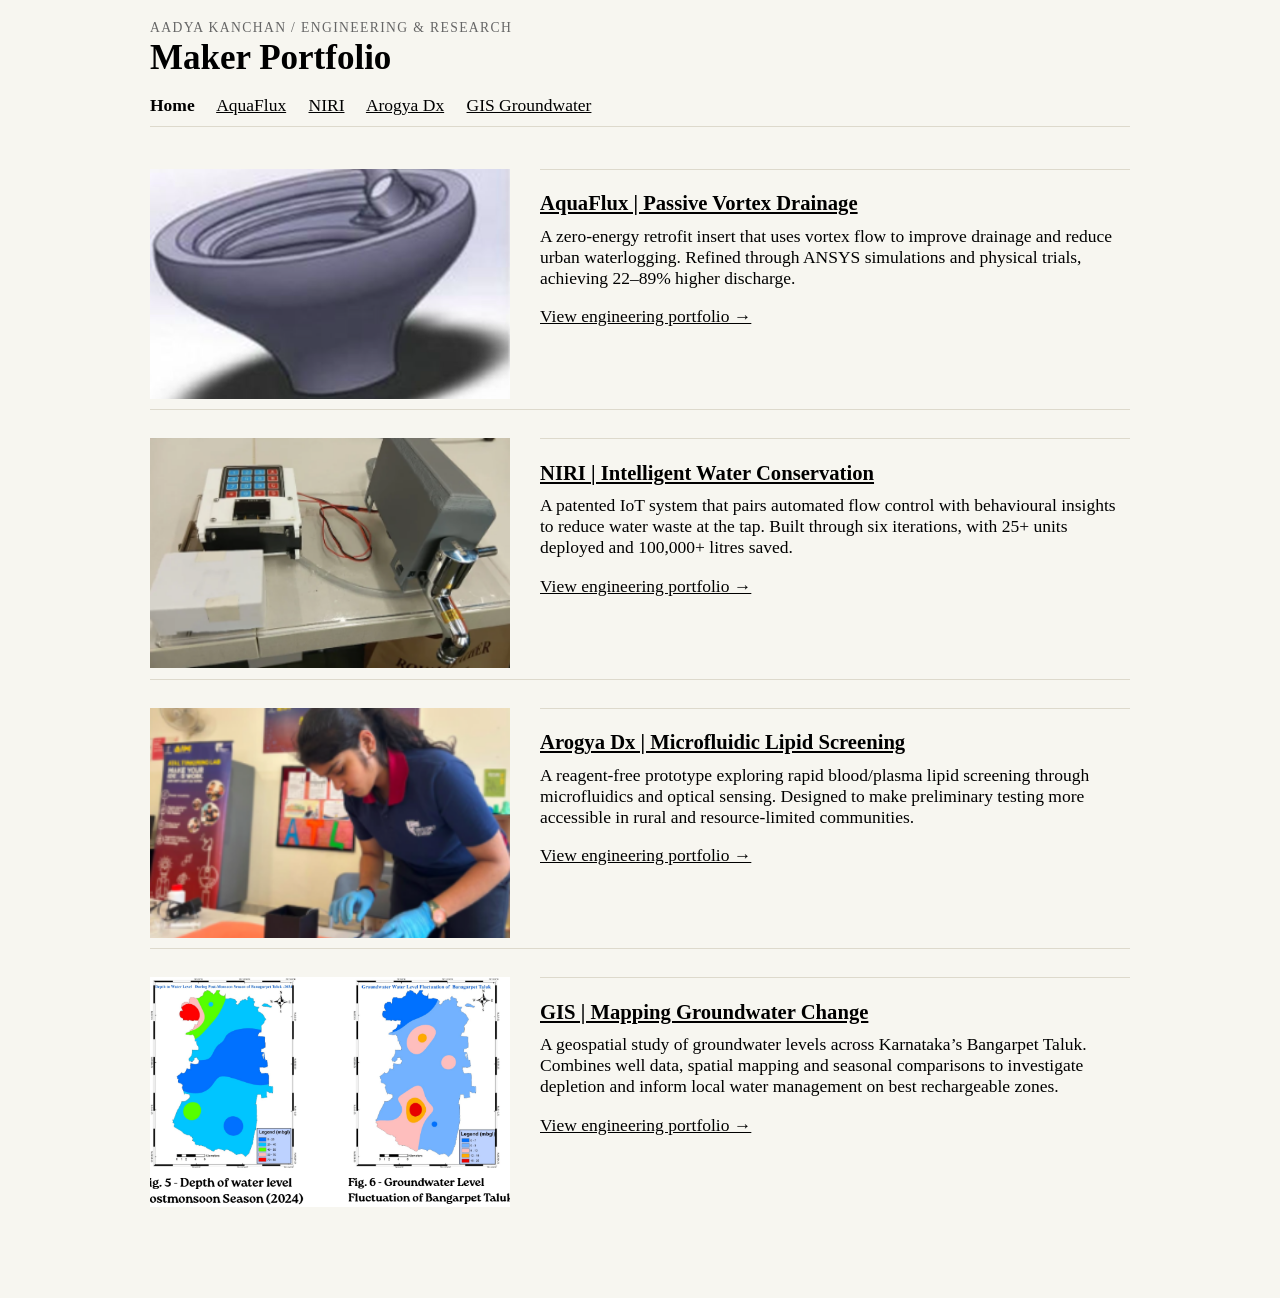
<file: index.html>
<!DOCTYPE html>
<html lang="en">
<head>
<meta charset="utf-8">
<meta name="robots" content="noindex, nofollow, noarchive, nosnippet, noimageindex">
<meta name="viewport" content="width=device-width, initial-scale=1">
<title>Aadya Kanchan &mdash; Maker Portfolio</title>
<link rel="stylesheet" href="paper.css?v=20261022i">
</head>
<body>
<div class="content">

<div class="header" id="top">
<p class="eyebrow">Aadya Kanchan / Engineering &amp; Research</p>
<h1>Maker Portfolio</h1>
</div>
<div class="tabs">
<a href="index.html" class="here">Home</a>
<a href="aquaflux.html">AquaFlux</a>
<a href="niri.html">NIRI</a>
<a href="arogya.html">Arogya Dx</a>
<a href="gis.html">GIS Groundwater</a>
</div>

<div class="card">
<div class="card-row">
<a class="card-pic" href="aquaflux.html"><img src="aquaflux/vortex-insert-cad.png" alt="CAD render of the AquaFlux layered vortex insert, a grooved cone with an outlet pipe"></a>
<div class="card-text">
<h2><a href="aquaflux.html">AquaFlux | Passive Vortex Drainage</a></h2>
<p>A zero-energy retrofit insert that uses vortex flow to improve drainage and reduce urban waterlogging. Refined through ANSYS simulations and physical trials, achieving 22&ndash;89% higher discharge.</p>
<p><a href="aquaflux.html">View engineering portfolio &rarr;</a></p>
</div>
</div>
</div>

<div class="card">
<div class="card-row">
<a class="card-pic" href="niri.html"><img src="niri/gear-valve-rig.png" alt="The NIRI device on a test bench: keypad, 3D-printed gears and the ball valve they turn"></a>
<div class="card-text">
<h2><a href="niri.html">NIRI | Intelligent Water Conservation</a></h2>
<p>A patented IoT system that pairs automated flow control with behavioural insights to reduce water waste at the tap. Built through six iterations, with 25+ units deployed and 100,000+ litres saved.</p>
<p><a href="niri.html">View engineering portfolio &rarr;</a></p>
</div>
</div>
</div>

<div class="card">
<div class="card-row">
<a class="card-pic" href="arogya.html"><img src="arogya/atl-lab-work.png" alt="Working on the device at the Atal Tinkering Lab bench"></a>
<div class="card-text">
<h2><a href="arogya.html">Arogya Dx | Microfluidic Lipid Screening</a></h2>
<p>A reagent-free prototype exploring rapid blood/plasma lipid screening through microfluidics and optical sensing. Designed to make preliminary testing more accessible in rural and resource-limited communities.</p>
<p><a href="arogya.html">View engineering portfolio &rarr;</a></p>
</div>
</div>
</div>

<div class="card">
<div class="card-row">
<a class="card-pic" href="gis.html"><img src="gis/water-level-maps.png" alt="Four interpolated maps of Bangarpet Taluk: depth of water level pre-monsoon 2024, depth post-monsoon 2024, groundwater level fluctuation, and fluctuation shown as rise and fall"></a>
<div class="card-text">
<h2><a href="gis.html">GIS | Mapping Groundwater Change</a></h2>
<p>A geospatial study of groundwater levels across Karnataka&rsquo;s Bangarpet Taluk. Combines well data, spatial mapping and seasonal comparisons to investigate depletion and inform local water management on best rechargeable zones.</p>
<p><a href="gis.html">View engineering portfolio &rarr;</a></p>
</div>
</div>
</div>

</div>
</body>
</html>
</file>
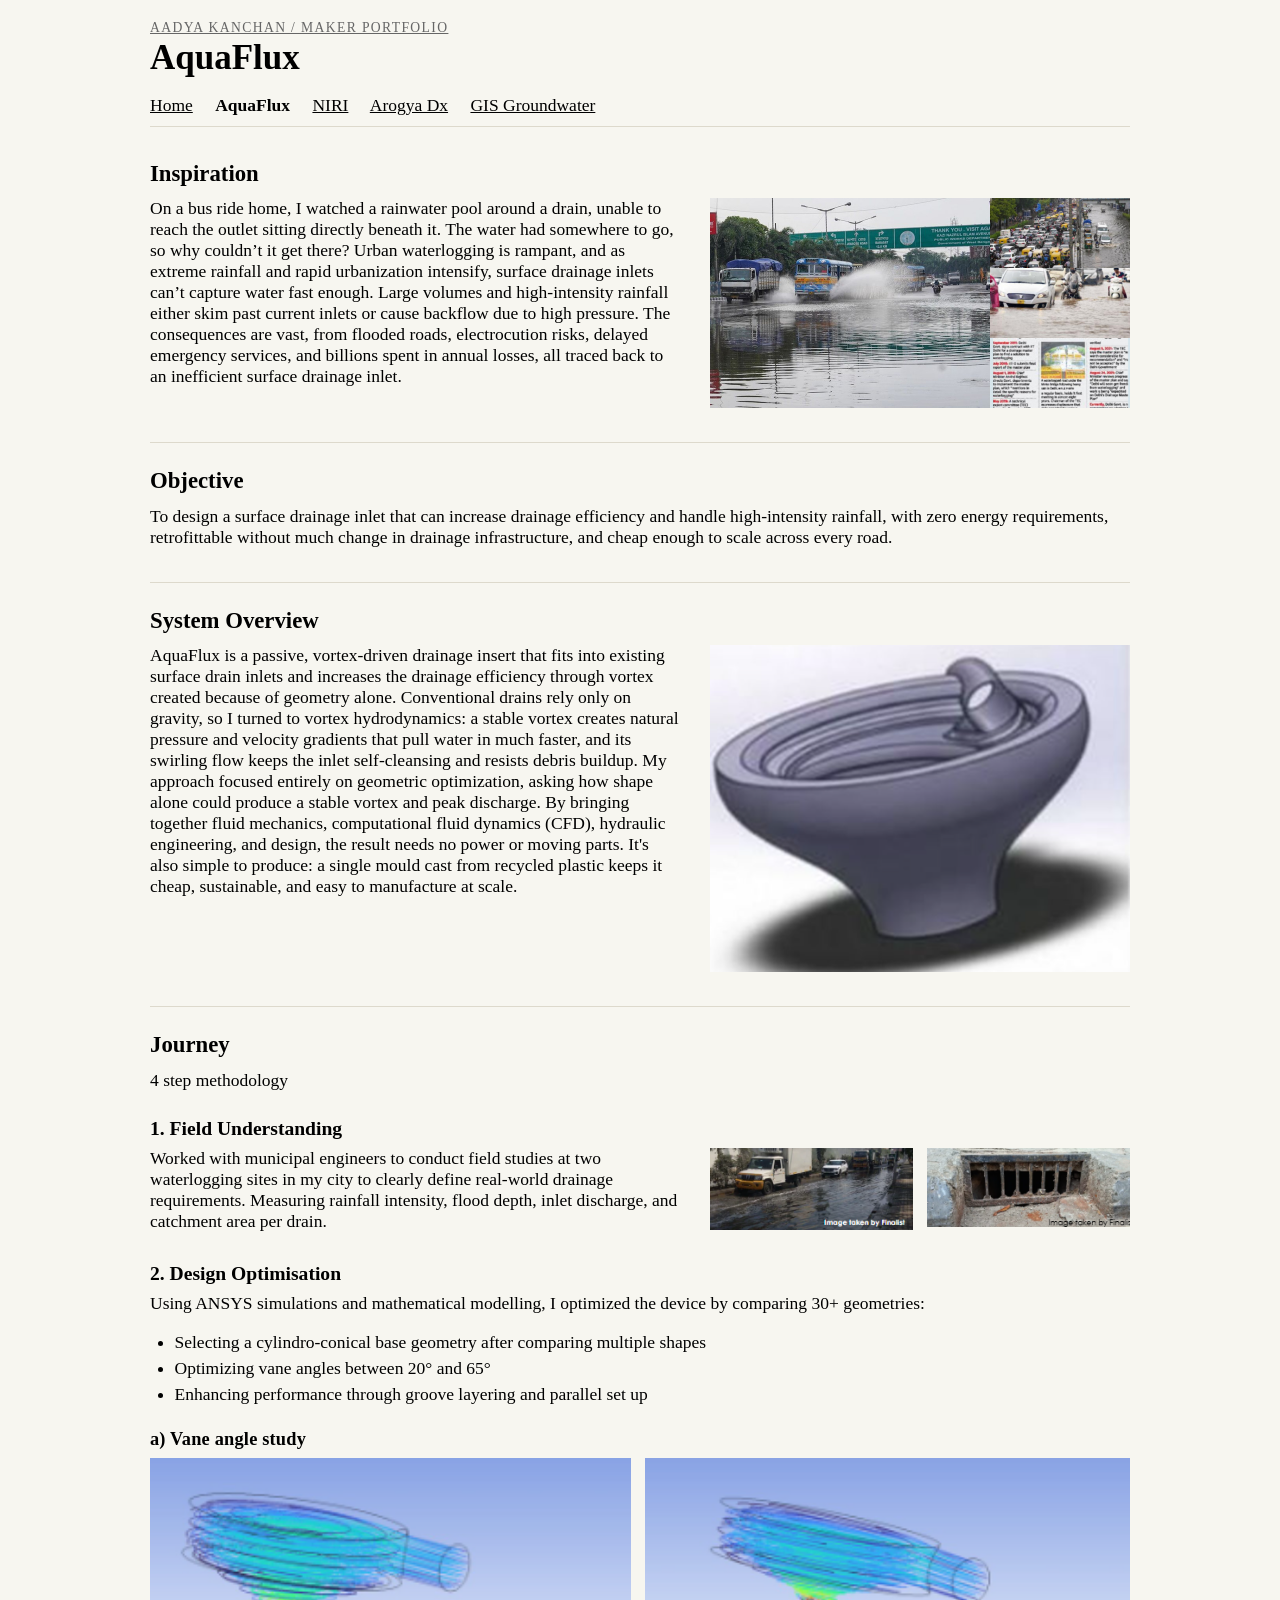
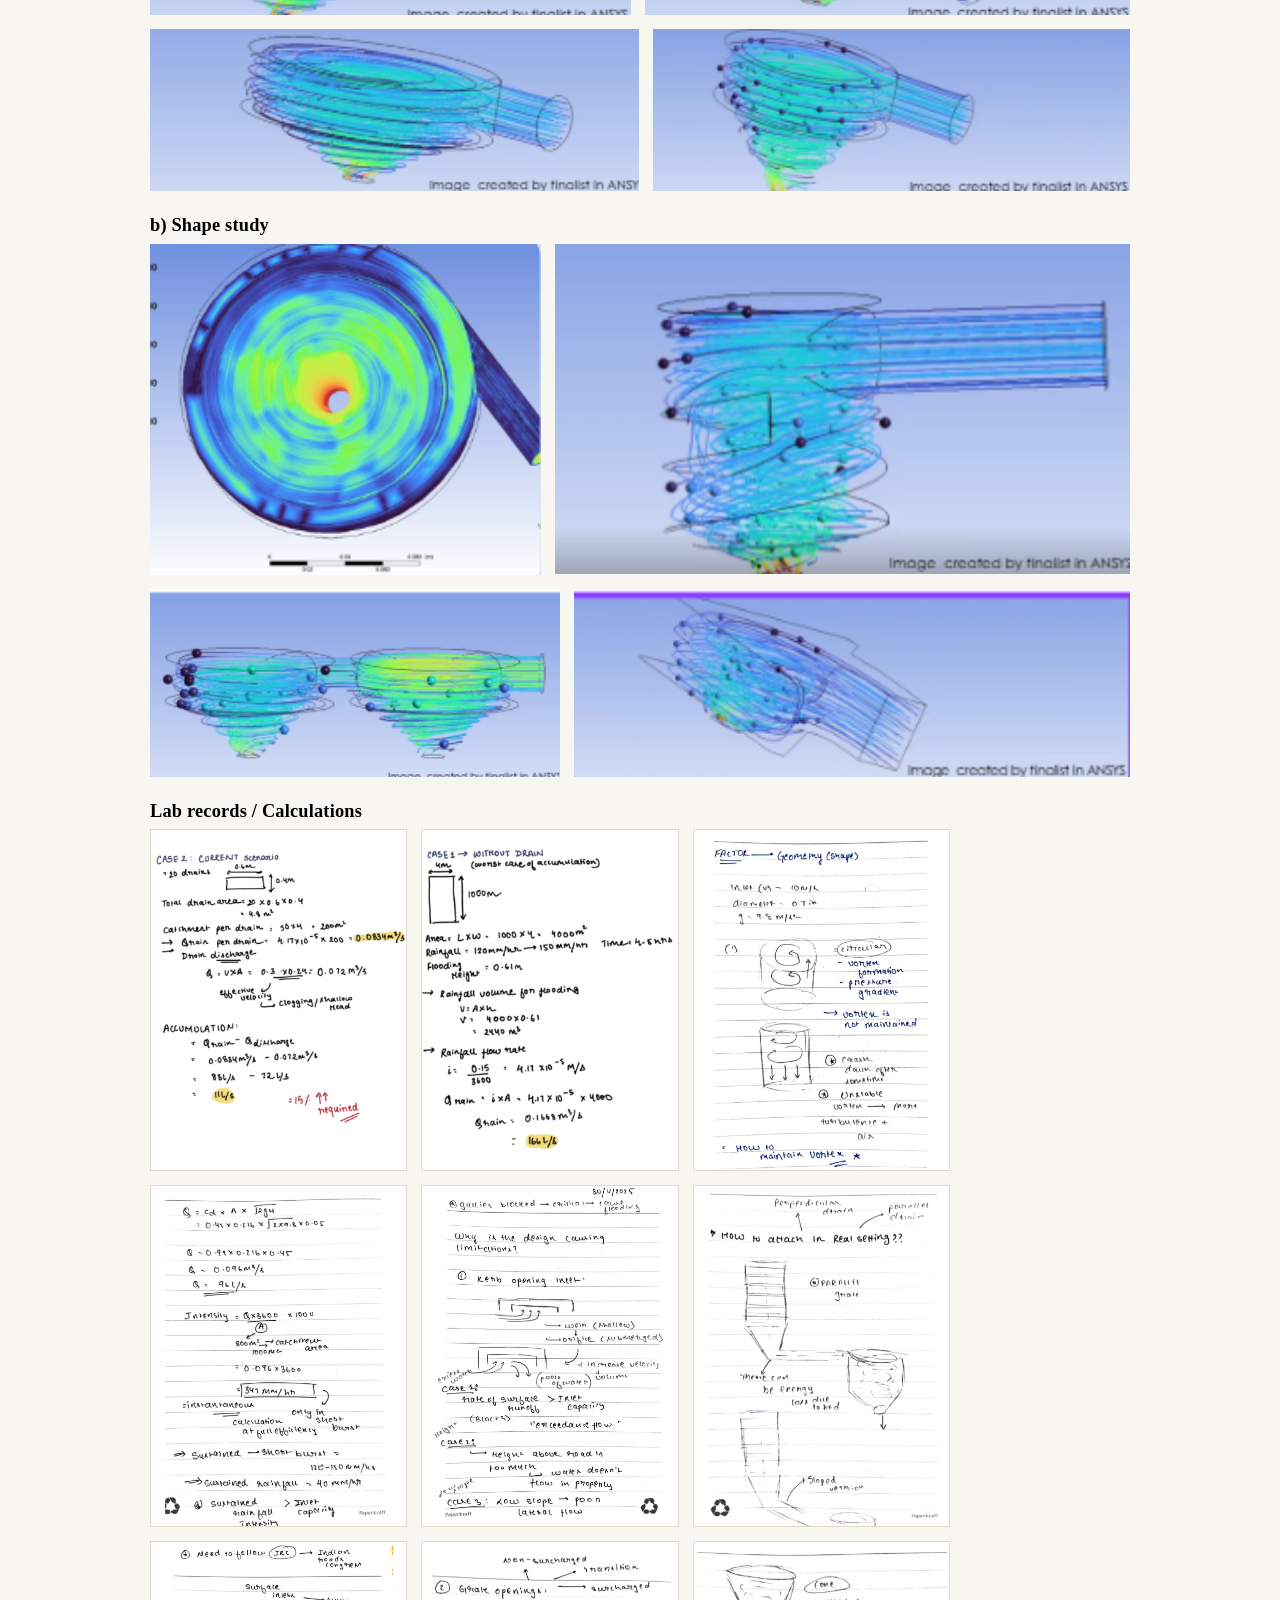
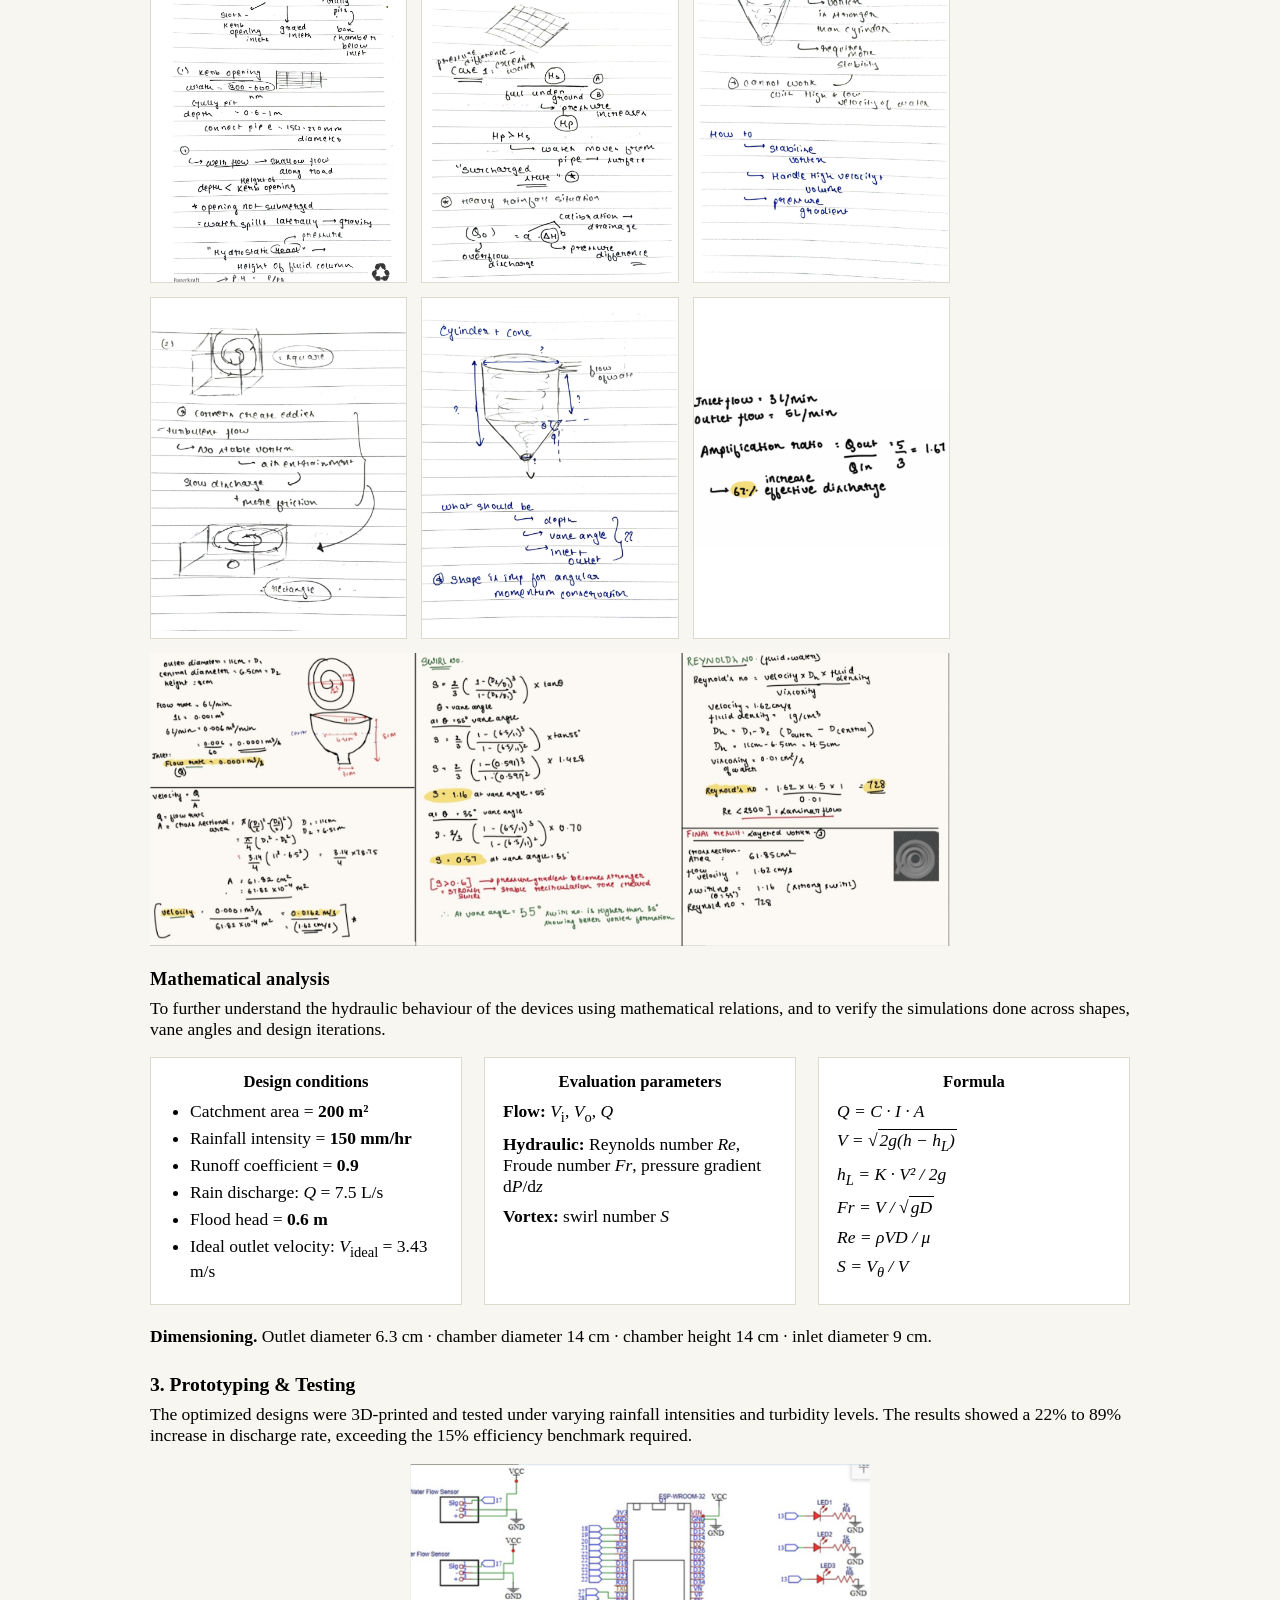
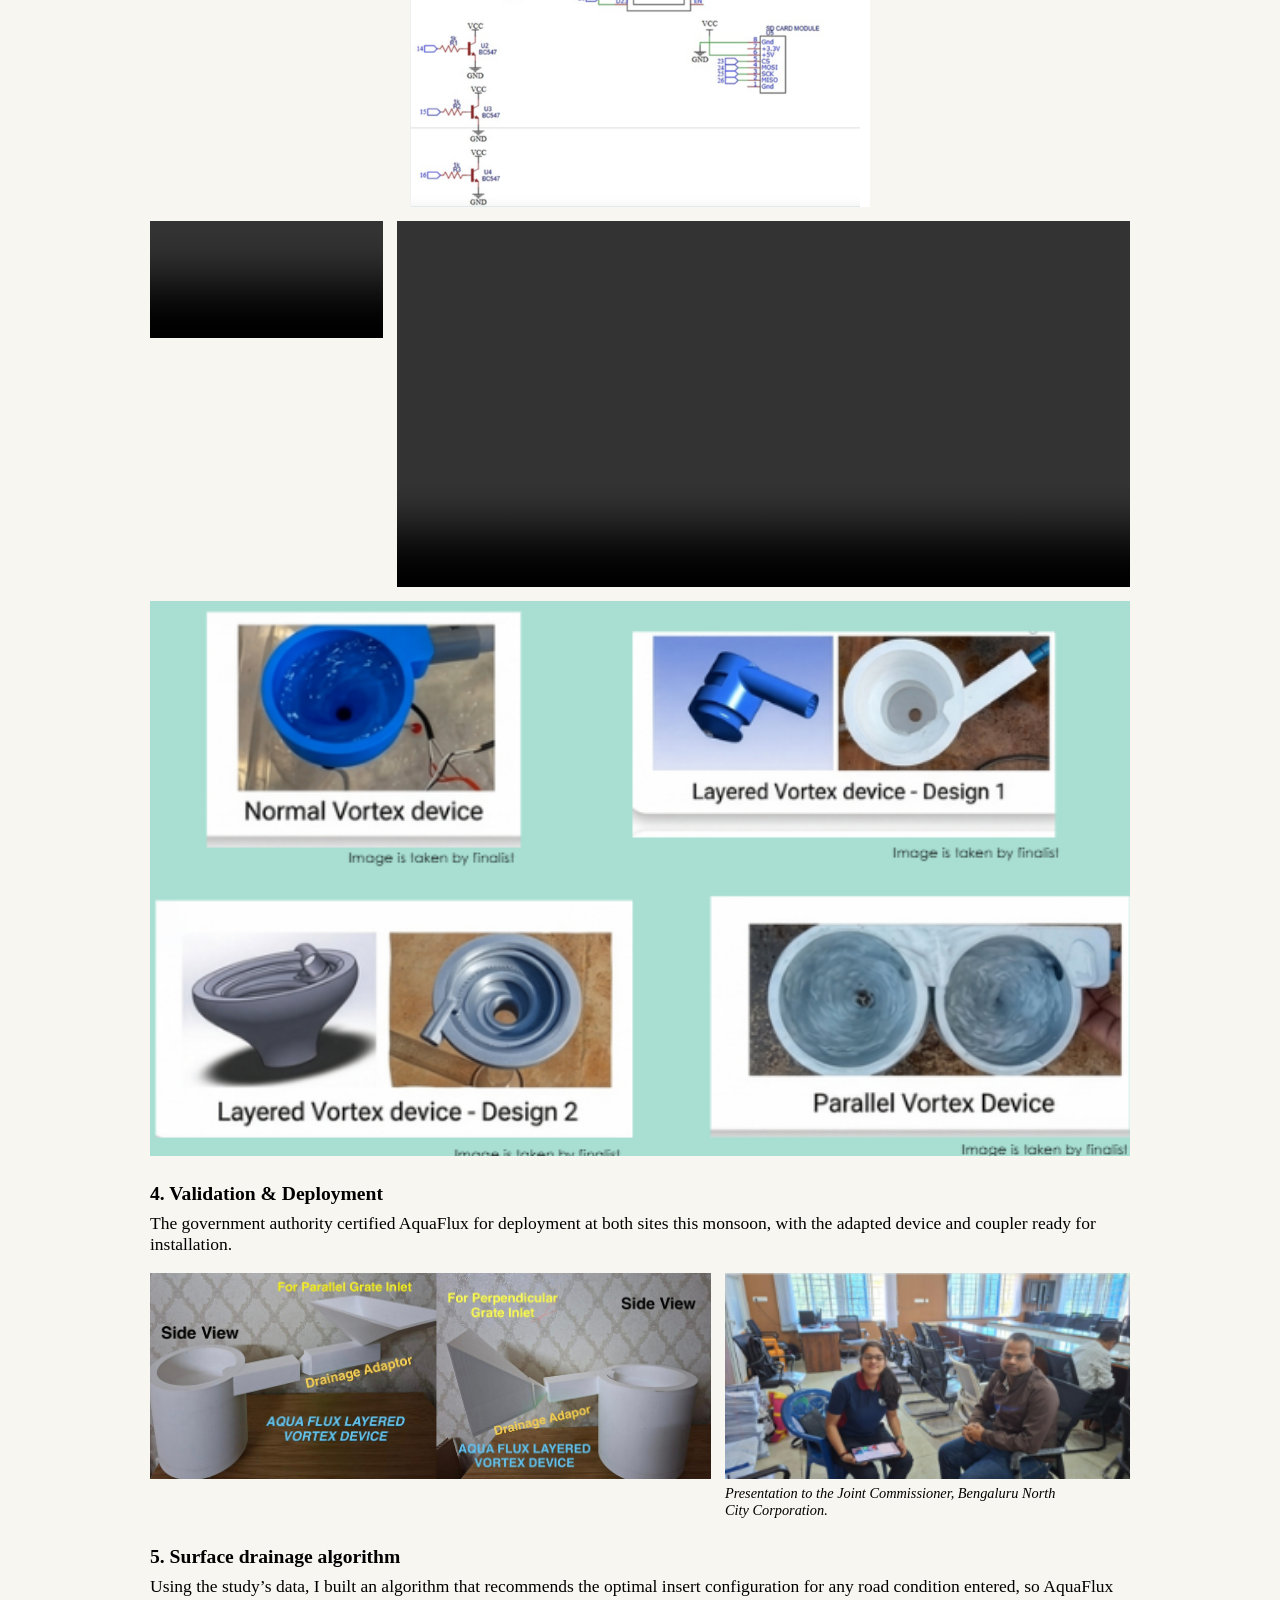
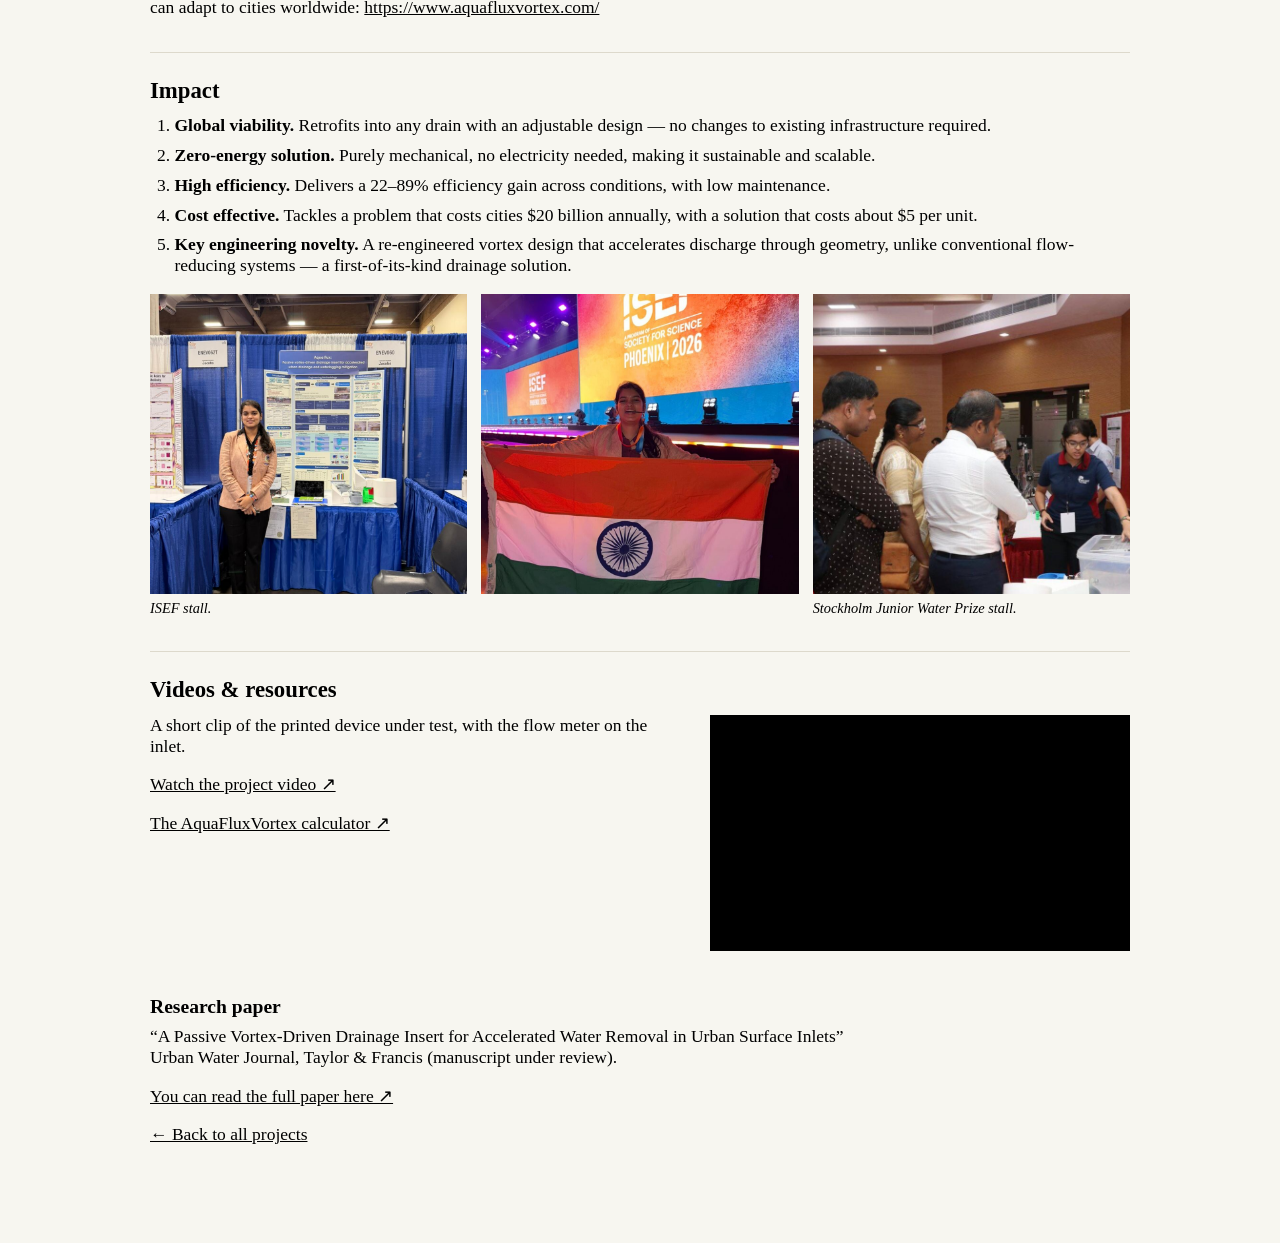
<file: aquaflux.html>
<!DOCTYPE html>
<html lang="en">
<head>
<meta charset="utf-8">
<meta name="robots" content="noindex, nofollow, noarchive, nosnippet, noimageindex">
<meta name="viewport" content="width=device-width, initial-scale=1">
<title>AquaFlux &mdash; Aadya Kanchan</title>
<link rel="stylesheet" href="paper.css?v=20261022i">
</head>
<body>
<div class="content">

<div class="header" id="top">
<p class="eyebrow"><a href="index.html">Aadya Kanchan / Maker Portfolio</a></p>
<h1>AquaFlux</h1>
</div>
<div class="tabs">
<a href="index.html">Home</a>
<a href="aquaflux.html" class="here">AquaFlux</a>
<a href="niri.html">NIRI</a>
<a href="arogya.html">Arogya Dx</a>
<a href="gis.html">GIS Groundwater</a>
</div>

<h2>Inspiration</h2>

<div class="side">
<div class="words">
<p>On a bus ride home, I watched a rainwater pool around a drain, unable to reach the outlet sitting directly beneath it. The water had somewhere to go, so why couldn&rsquo;t it get there? Urban waterlogging is rampant, and as extreme rainfall and rapid urbanization intensify, surface drainage inlets can&rsquo;t capture water fast enough. Large volumes and high-intensity rainfall either skim past current inlets or cause backflow due to high pressure. The consequences are vast, from flooded roads, electrocution risks, delayed emergency services, and billions spent in annual losses, all traced back to an inefficient surface drainage inlet.</p>
</div>
<div class="pic">
<a class="frame" href="aquaflux/waterlogging-collage.jpg"><img src="aquaflux/waterlogging-collage.jpg" alt="Collage of urban waterlogging: a bus throwing up spray on a flooded road, traffic standing in water, a car and scooter in knee-deep water, and a newspaper feature headlined after 10 years, no solution to waterlogging"></a>
</div>
</div>

<h2>Objective</h2>

<p>To design a surface drainage inlet that can increase drainage efficiency and handle high-intensity rainfall, with zero energy requirements, retrofittable without much change in drainage infrastructure, and cheap enough to scale across every road.</p>

<h2>System Overview</h2>

<div class="side">
<div class="words">
<p>AquaFlux is a passive, vortex-driven drainage insert that fits into existing surface drain inlets and increases the drainage efficiency through vortex created because of geometry alone. Conventional drains rely only on gravity, so I turned to vortex hydrodynamics: a stable vortex creates natural pressure and velocity gradients that pull water in much faster, and its swirling flow keeps the inlet self-cleansing and resists debris buildup. My approach focused entirely on geometric optimization, asking how shape alone could produce a stable vortex and peak discharge. By bringing together fluid mechanics, computational fluid dynamics (CFD), hydraulic engineering, and design, the result needs no power or moving parts. It's also simple to produce: a single mould cast from recycled plastic keeps it cheap, sustainable, and easy to manufacture at scale.</p>
</div>
<div class="pic">
<a class="frame" href="aquaflux/vortex-insert-cad.png"><img src="aquaflux/vortex-insert-cad.png" alt="CAD render of the layered vortex insert, a grooved cone with an outlet pipe"></a>
</div>
</div>

<h2>Journey</h2>

<p>4 step methodology</p>

<h3>1. Field Understanding</h3>

<div class="side">
<div class="words">
<p>Worked with municipal engineers to conduct field studies at two waterlogging sites in my city to clearly define real-world drainage requirements. Measuring rainfall intensity, flood depth, inlet discharge, and catchment area per drain.</p>
</div>
<div class="pic stack">
<div>
<a class="frame photo" href="aquaflux/field-site-road.png"><img src="aquaflux/field-site-road.png" alt="A wet road with standing water at the kerb, vehicles passing"></a>
</div>
<div>
<a class="frame photo" href="aquaflux/field-site-inlet.png"><img src="aquaflux/field-site-inlet.png" alt="Close view of an existing kerb drain inlet with a metal grate set into broken concrete"></a>
</div>
</div>
</div>

<h3>2. Design Optimisation</h3>

<p>Using ANSYS simulations and mathematical modelling, I optimized the device by comparing 30+ geometries:</p>

<ul>
<li>Selecting a cylindro-conical base geometry after comparing multiple shapes</li>
<li>Optimizing vane angles between 20&deg; and 65&deg;</li>
<li>Enhancing performance through groove layering and parallel set up</li>
</ul>

<h4>a) Vane angle study</h4>

<div class="row row-2">
<div class="cell" style="flex-grow:3.046"><a class="tile" href="aquaflux/ansys-layered-a.png"><img src="aquaflux/ansys-layered-a.png" alt="ANSYS streamline render of a layered groove geometry"></a></div>
<div class="cell" style="flex-grow:3.069"><a class="tile" href="aquaflux/ansys-layered-b.png"><img src="aquaflux/ansys-layered-b.png" alt="ANSYS streamline render of a second layered groove geometry"></a></div>
</div>

<div class="row row-2">
<div class="cell" style="flex-grow:3.022"><a class="tile" href="aquaflux/ansys-layered-c.png"><img src="aquaflux/ansys-layered-c.png" alt="ANSYS streamline render of a third layered geometry"></a></div>
<div class="cell" style="flex-grow:2.944"><a class="tile" href="aquaflux/ansys-single-cone.png"><img src="aquaflux/ansys-single-cone.png" alt="ANSYS streamline render of a single cone with the inlet pipe entering from the side"></a></div>
</div>

<h4>b) Shape study</h4>

<div class="row row-2">
<div class="cell" style="flex-grow:1.18"><a class="tile" href="aquaflux/ansys-velocity-topview.png"><img src="aquaflux/ansys-velocity-topview.png" alt="Top view velocity contour of the vortex device, red at the centre fading to blue at the walls"></a></div>
<div class="cell" style="flex-grow:1.739"><a class="tile" href="aquaflux/ansys-vortex-core.png"><img src="aquaflux/ansys-vortex-core.png" alt="ANSYS streamline render showing a tight vortex forming in a cone below a horizontal inlet pipe"></a></div>
</div>

<div class="row row-2">
<div class="cell" style="flex-grow:2.174"><a class="tile" href="aquaflux/ansys-two-cones.png"><img src="aquaflux/ansys-two-cones.png" alt="ANSYS streamline render comparing two cone geometries side by side"></a></div>
<div class="cell" style="flex-grow:2.947"><a class="tile" href="aquaflux/ansys-parallel.png"><img src="aquaflux/ansys-parallel.png" alt="ANSYS streamline render of the parallel arrangement, with flow splitting between two cones"></a></div>
</div>

<h4>Lab records / Calculations</h4>

<div class="row row-3 notes">
<div class="cell"><a class="tile" href="aquaflux/calc-case1.png"><img src="aquaflux/calc-case1.png" alt="Handwritten calculation of catchment per drain, drain discharge and accumulation for the current scenario"></a></div>
<div class="cell"><a class="tile" href="aquaflux/calc-case2.png"><img src="aquaflux/calc-case2.png" alt="Handwritten calculation of flooding volume and rainfall flow rate for a road with no drain"></a></div>
<div class="cell"><a class="tile" href="aquaflux/sketch-geometry-factor.png"><img src="aquaflux/sketch-geometry-factor.png" alt="Handwritten page headed factor geometry shape, comparing circular and other cross sections"></a></div>
</div>
<div class="row row-3 notes">
<div class="cell"><a class="tile" href="aquaflux/calc-discharge.png"><img src="aquaflux/calc-discharge.png" alt="Handwritten discharge calculation using Q equals Cd times A times root 2gh"></a></div>
<div class="cell"><a class="tile" href="aquaflux/sketch-kerb-opening.png"><img src="aquaflux/sketch-kerb-opening.png" alt="Handwritten page about gullies getting blocked and kerb opening inlet dimensions"></a></div>
<div class="cell"><a class="tile" href="aquaflux/sketch-attachment.png"><img src="aquaflux/sketch-attachment.png" alt="Handwritten sketch asking how to attach the device to a real drain opening, with parallel and perpendicular drains drawn"></a></div>
</div>
<div class="row row-3 notes">
<div class="cell"><a class="tile" href="aquaflux/sketch-irc-kerb.png"><img src="aquaflux/sketch-irc-kerb.png" alt="Handwritten page noting IRC guidance and kerb opening dimensions of 800 to 600 mm"></a></div>
<div class="cell"><a class="tile" href="aquaflux/sketch-grate-openings.png"><img src="aquaflux/sketch-grate-openings.png" alt="Handwritten page on grate openings, non-surcharged, transition and surcharged flow cases"></a></div>
<div class="cell"><a class="tile" href="aquaflux/sketch-cone-stability.png"><img src="aquaflux/sketch-cone-stability.png" alt="Handwritten page comparing a cone against a cylinder for vortex stability"></a></div>
</div>
<div class="row row-3 notes">
<div class="cell"><a class="tile" href="aquaflux/sketch-corner-eddies.png"><img src="aquaflux/sketch-corner-eddies.png" alt="Handwritten page showing square and rectangular inlets creating corner eddies"></a></div>
<div class="cell"><a class="tile" href="aquaflux/sketch-cylinder-cone.png"><img src="aquaflux/sketch-cylinder-cone.png" alt="Handwritten page sketching a cylinder plus cone shape with vane angle and inlet outlet questions"></a></div>
<div class="cell"><a class="tile" href="aquaflux/calc-amplification.png"><img src="aquaflux/calc-amplification.png" alt="Handwritten note: inlet flow 3 litres per minute, outlet flow 5 litres per minute, amplification ratio 1.67, 67 percent increase in effective discharge"></a></div>
</div>
<div class="row-full" style="max-width:800px">
<a href="aquaflux/lab-record-pages.jpg" style="display:block;max-width:800px"><img src="aquaflux/lab-record-pages.jpg" alt="Several annotated lab record pages laid out side by side" class="scanbig"></a>
</div>

<h4>Mathematical analysis</h4>

<p>To further understand the hydraulic behaviour of the devices using mathematical relations, and to verify the simulations done across shapes, vane angles and design iterations.</p>

<div class="boxes">
<div class="box">
<h5>Design conditions</h5>
<ul>
<li>Catchment area = <strong>200 m&sup2;</strong></li>
<li>Rainfall intensity = <strong>150 mm/hr</strong></li>
<li>Runoff coefficient = <strong>0.9</strong></li>
<li>Rain discharge: <em>Q</em> = 7.5 L/s</li>
<li>Flood head = <strong>0.6 m</strong></li>
<li>Ideal outlet velocity: <em>V</em><sub>ideal</sub> = 3.43 m/s</li>
</ul>
</div>
<div class="box">
<h5>Evaluation parameters</h5>
<p><strong>Flow:</strong> <em>V</em><sub>i</sub>, <em>V</em><sub>o</sub>, <em>Q</em></p>
<p><strong>Hydraulic:</strong> Reynolds number <em>Re</em>, Froude number <em>Fr</em>, pressure gradient d<em>P</em>/d<em>z</em></p>
<p><strong>Vortex:</strong> swirl number <em>S</em></p>
</div>
<div class="box">
<h5>Formula</h5>
<p class="eq"><em>Q</em> = <em>C</em> &middot; <em>I</em> &middot; <em>A</em></p>
<p class="eq"><em>V</em> = &radic;<span class="rad">2<em>g</em>(<em>h</em> &minus; <em>h</em><sub>L</sub>)</span></p>
<p class="eq"><em>h</em><sub>L</sub> = <em>K</em> &middot; <em>V</em>&sup2; / 2<em>g</em></p>
<p class="eq"><em>Fr</em> = <em>V</em> / &radic;<span class="rad"><em>gD</em></span></p>
<p class="eq"><em>Re</em> = <em>&rho;VD</em> / <em>&mu;</em></p>
<p class="eq"><em>S</em> = <em>V</em><sub>&theta;</sub> / <em>V</em></p>
</div>
</div>

<p><strong>Dimensioning.</strong> Outlet diameter 6.3 cm &middot; chamber diameter 14 cm &middot; chamber height 14 cm &middot; inlet diameter 9 cm.</p>

<h3>3. Prototyping &amp; Testing</h3>

<p>The optimized designs were 3D-printed and tested under varying rainfall intensities and turbidity levels. The results showed a 22% to 89% increase in discharge rate, exceeding the 15% efficiency benchmark required.</p>

<div class="row-full">
<a href="aquaflux/experiment-circuit.png" style="display:block;max-width:460px"><img src="aquaflux/experiment-circuit.png" alt="Circuit for the test rig: two water flow sensors, an ESP32-WROOM-32, LED indicators, transistor drivers and an SD card module" class="scanbig"></a>
</div>
<!-- CHECK: the reference sentence ends "benchmark required for" - the rest of it is missing. -->

<div class="row row-2">
<a class="tile" style="flex-grow:0.562" href="videos/aquaflux-vortex-test.mp4"><video controls preload="metadata"><source src="videos/aquaflux-vortex-test.mp4" type="video/mp4">Your browser does not support this video.</video></a>
<a class="tile" style="flex-grow:1.767" href="videos/aquaflux-water-channel-test.mp4"><video controls preload="metadata"><source src="videos/aquaflux-water-channel-test.mp4" type="video/mp4">Your browser does not support this video.</video></a>
</div>
<div class="row row-1">
<div class="cell"><a class="tile" href="aquaflux/device-variants.png"><img src="aquaflux/device-variants.png" alt="Four panels: normal vortex device, layered vortex device design 1, layered vortex device design 2, and parallel vortex device"></a></div>
</div>


<h3>4. Validation &amp; Deployment</h3>

<p>The government authority certified AquaFlux for deployment at both sites this monsoon, with the adapted device and coupler ready for installation.</p>

<div class="row row-2">
<div class="cell" style="flex-grow:2.721"><a class="tile" href="aquaflux/grate-adaptors.jpg"><img src="aquaflux/grate-adaptors.jpg" alt="The layered vortex device with its drainage adaptor, shown in side view for a parallel grate inlet and for a perpendicular grate inlet"></a></div>
<div class="cell" style="flex-grow:1.965"><a class="tile" href="aquaflux/govt-meeting.jpg"><img src="aquaflux/govt-meeting.jpg" alt="Presenting the device across a table to the Joint Commissioner and a colleague"></a>
<p class="caption">Presentation to the Joint Commissioner, Bengaluru North City Corporation.</p></div>
</div>

<h3>5. Surface drainage algorithm</h3>

<p>Using the study&rsquo;s data, I built an algorithm that recommends the optimal insert configuration for any road condition entered, so AquaFlux can adapt to cities worldwide: <a href="https://www.aquafluxvortex.com/">https://www.aquafluxvortex.com/</a></p>

<h2>Impact</h2>

<ol class="features">
<li><strong>Global viability.</strong> Retrofits into any drain with an adjustable design &mdash; no changes to existing infrastructure required.</li>
<li><strong>Zero-energy solution.</strong> Purely mechanical, no electricity needed, making it sustainable and scalable.</li>
<li><strong>High efficiency.</strong> Delivers a 22&ndash;89% efficiency gain across conditions, with low maintenance.</li>
<li><strong>Cost effective.</strong> Tackles a problem that costs cities $20 billion annually, with a solution that costs about $5 per unit.</li>
<li><strong>Key engineering novelty.</strong> A re-engineered vortex design that accelerates discharge through geometry, unlike conventional flow-reducing systems &mdash; a first-of-its-kind drainage solution.</li>
</ol>

<div class="row row-3 square">
<div class="cell"><a class="tile" href="aquaflux/isef-booth.jpg"><img src="aquaflux/isef-booth.jpg" alt="Standing beside the AquaFlux project board at the ISEF stall"></a>
<p class="caption">ISEF stall.</p></div>
<div class="cell"><a class="tile" href="aquaflux/isef-phoenix.jpg"><img src="aquaflux/isef-phoenix.jpg" alt="Standing with the Indian flag in front of the ISEF Phoenix 2026 screen"></a></div>
<div class="cell"><a class="tile" href="aquaflux/sjwp-iitmadras.jpg"><img src="aquaflux/sjwp-iitmadras.jpg" alt="Explaining the project to visitors at the Stockholm Junior Water Prize stall"></a>
<p class="caption">Stockholm Junior Water Prize stall.</p></div>
</div>

<h2>Videos &amp; resources</h2>

<div class="side">
<div class="words">
<p>A short clip of the printed device under test, with the flow meter on the inlet.</p>
<p><a href="https://www.youtube.com/watch?v=aOORiEj6ZkA">Watch the project video &nearr;</a></p>
<p><a href="https://www.aquafluxvortex.com/">The AquaFluxVortex calculator &nearr;</a></p>
</div>
<div class="pic">
<iframe class="short" src="https://www.youtube.com/embed/aOORiEj6ZkA" title="Experimentation Aquaflux" allow="accelerometer; clipboard-write; encrypted-media; gyroscope; picture-in-picture" allowfullscreen loading="lazy"></iframe>
</div>
</div>

<h3>Research paper</h3>
<p>&ldquo;A Passive Vortex-Driven Drainage Insert for Accelerated Water Removal in Urban Surface Inlets&rdquo;<br>
Urban Water Journal, Taylor &amp; Francis (manuscript under review).</p>
<p><a href="https://budding-innovator.vercel.app/docs/urban-water-journal-vortex-drainage.pdf" target="_blank" rel="noopener">You can read the full paper here &nearr;</a></p>

<p><a href="index.html">&larr; Back to all projects</a></p>

</div>
</body>
</html>
</file>
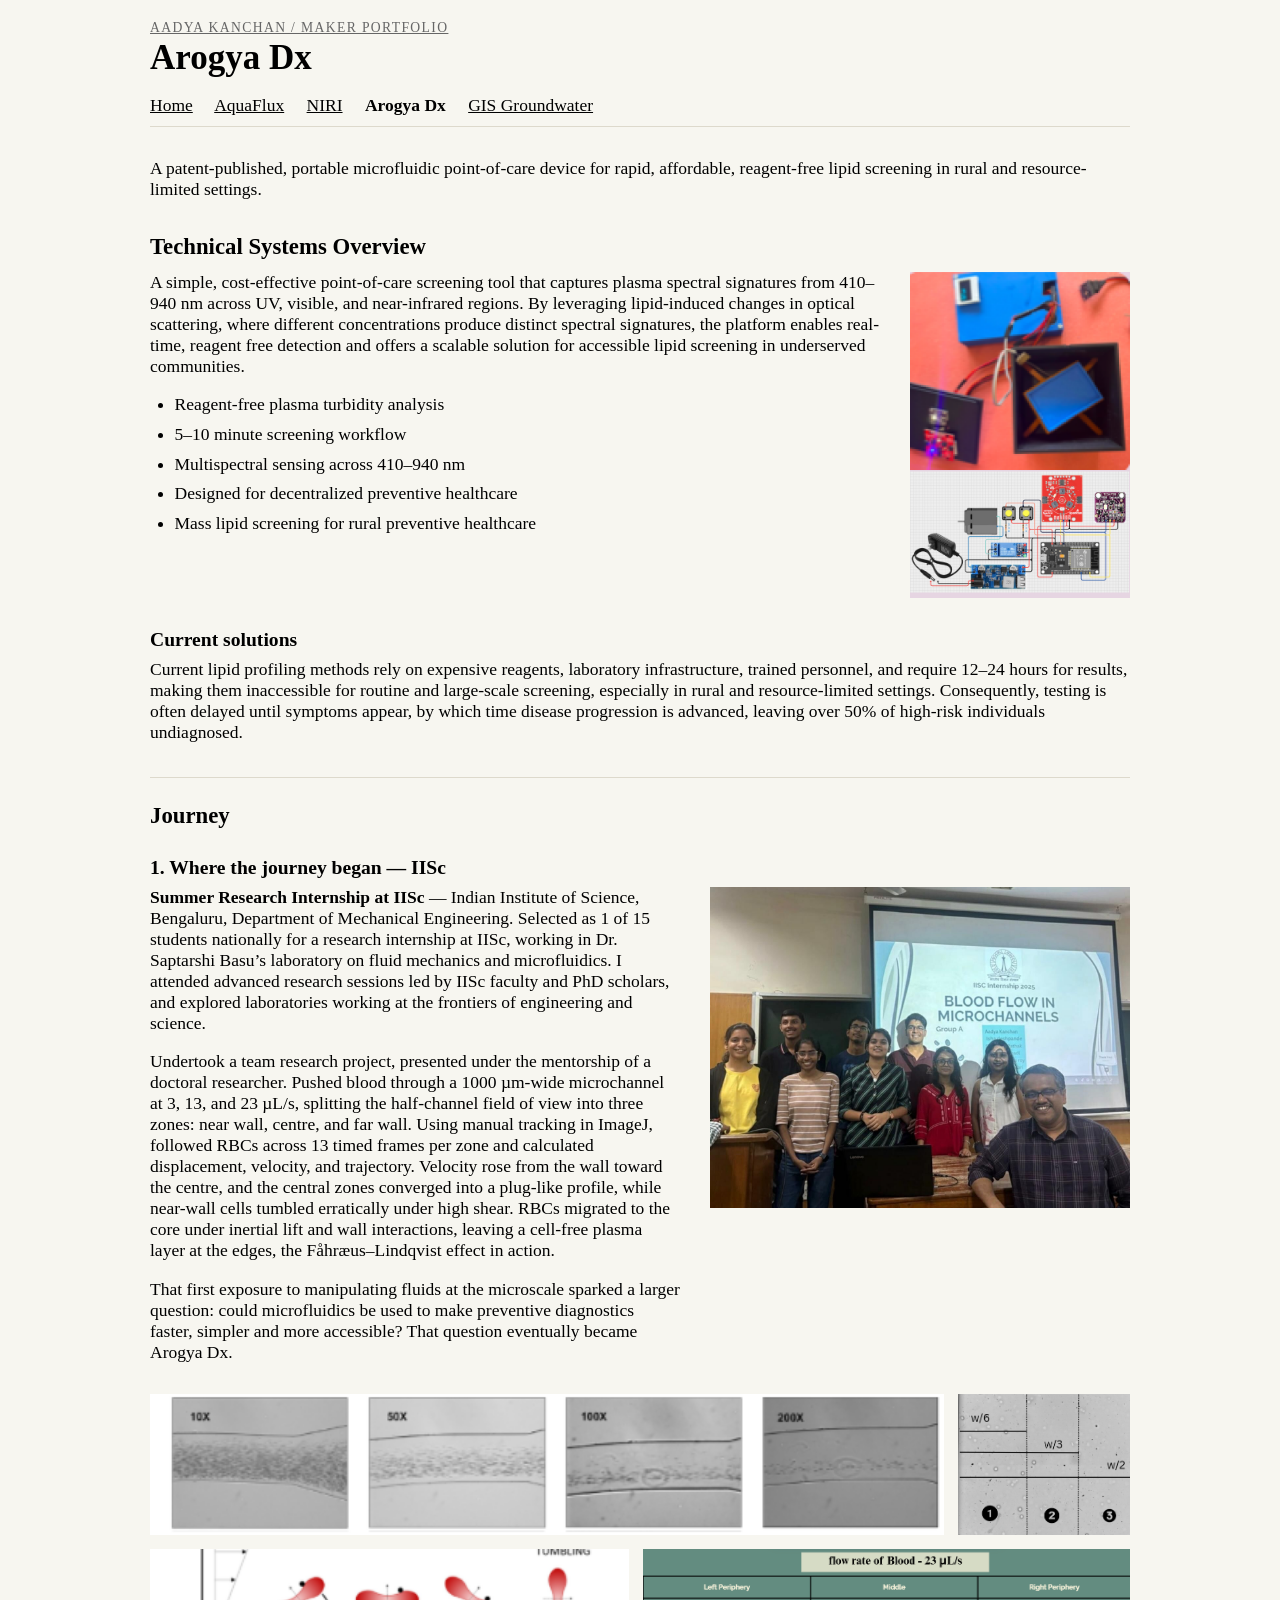
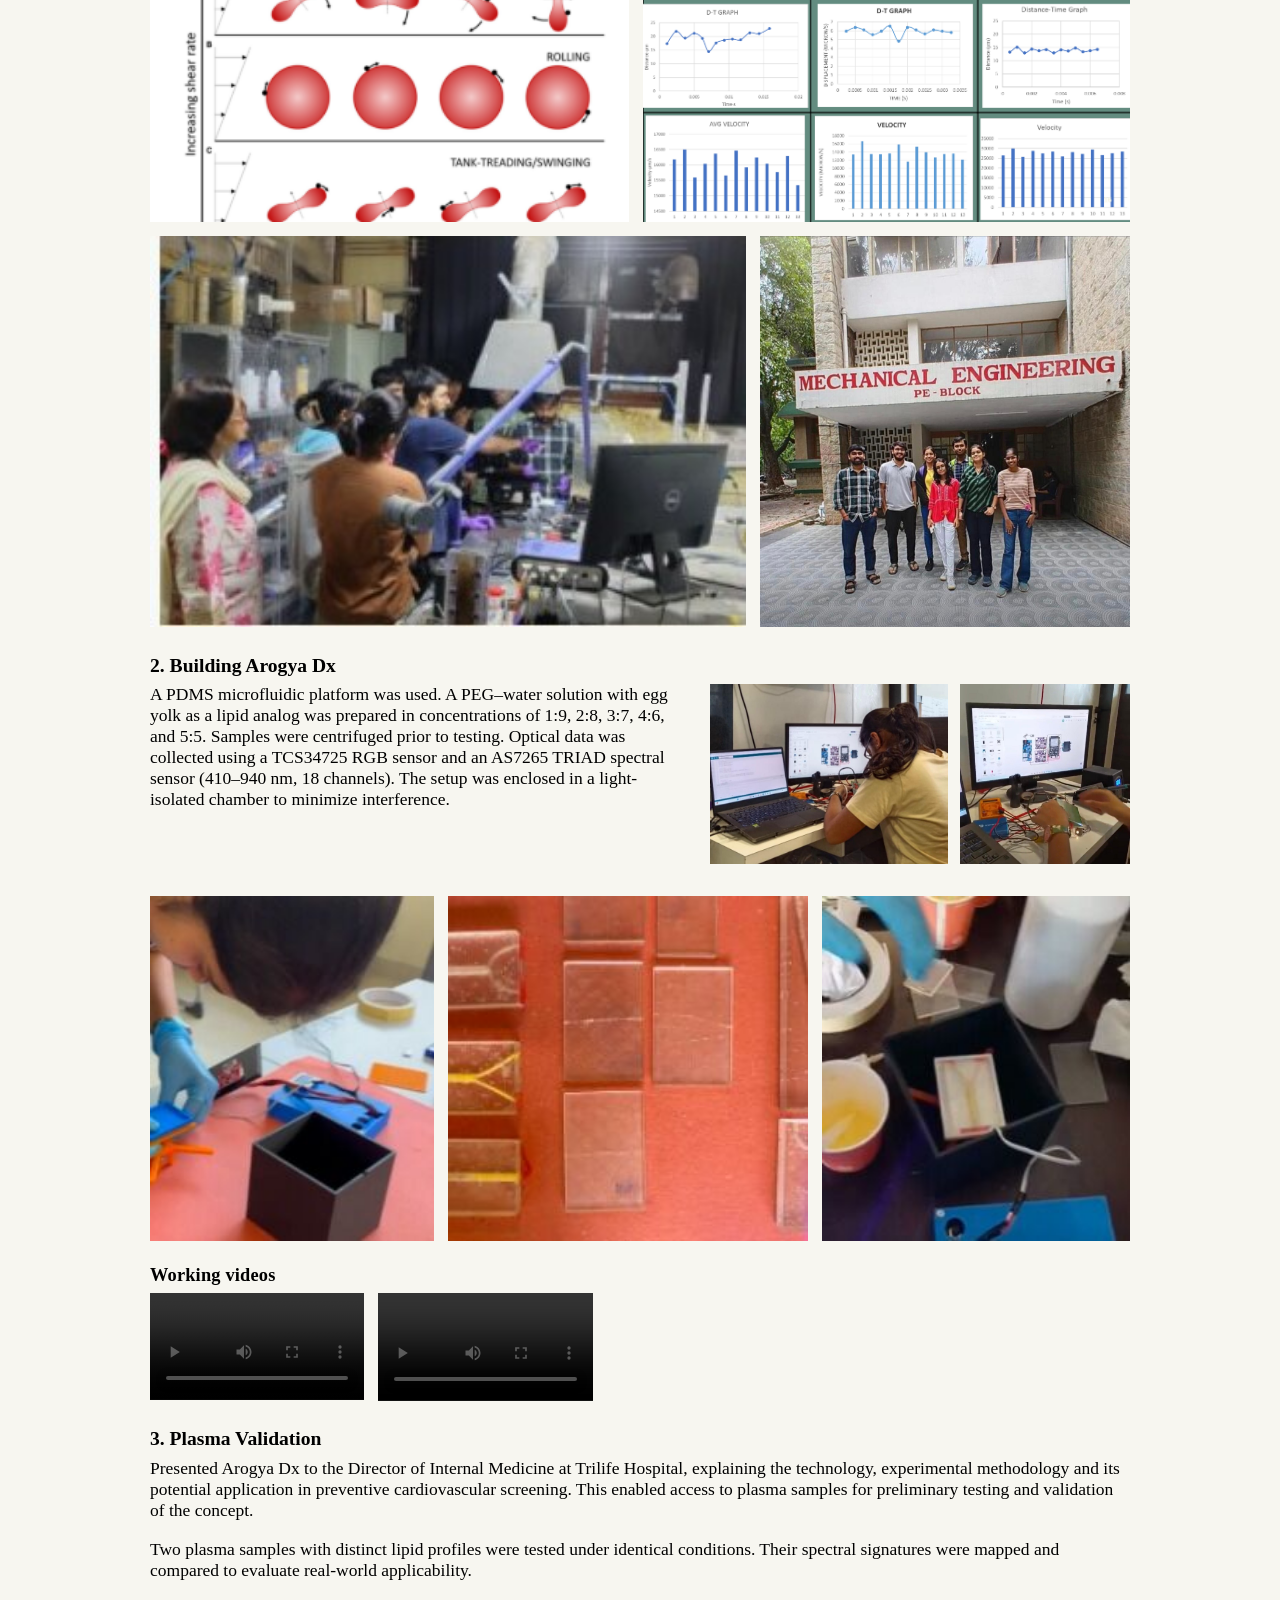
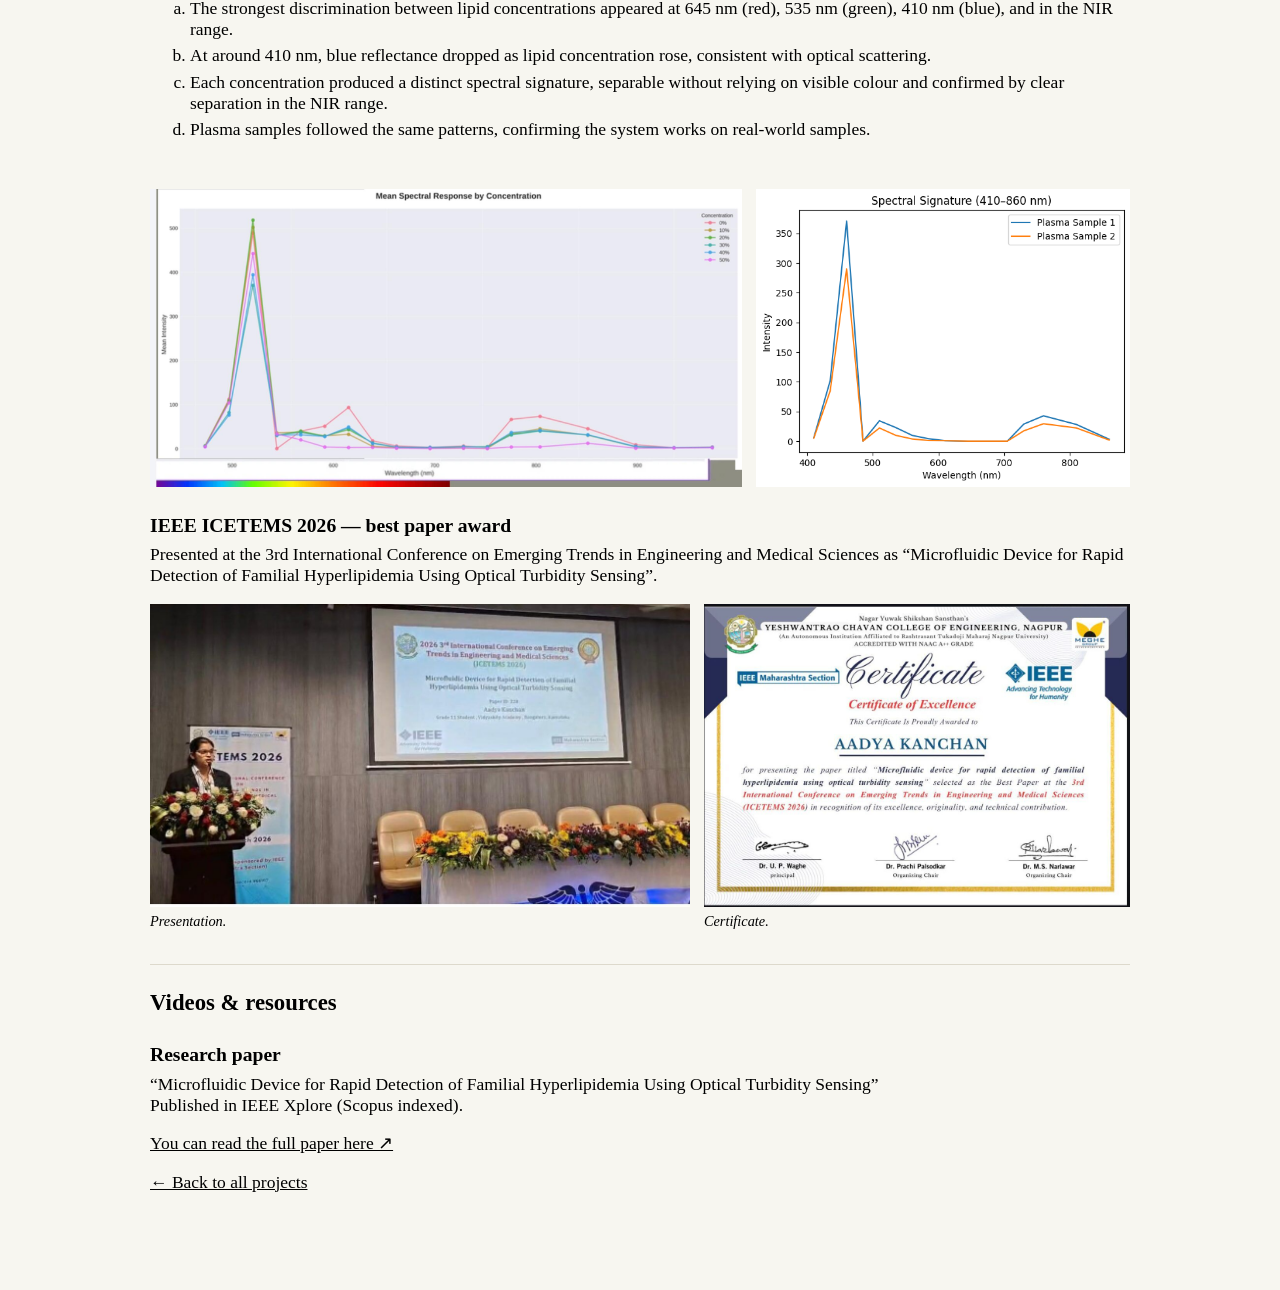
<file: arogya.html>
<!DOCTYPE html>
<html lang="en">
<head>
<meta charset="utf-8">
<meta name="robots" content="noindex, nofollow, noarchive, nosnippet, noimageindex">
<meta name="viewport" content="width=device-width, initial-scale=1">
<title>Arogya Dx &mdash; Aadya Kanchan</title>
<link rel="stylesheet" href="paper.css?v=20261022i">
</head>
<body>
<div class="content">

<div class="header" id="top">
<p class="eyebrow"><a href="index.html">Aadya Kanchan / Maker Portfolio</a></p>
<h1>Arogya Dx</h1>
</div>
<div class="tabs">
<a href="index.html">Home</a>
<a href="aquaflux.html">AquaFlux</a>
<a href="niri.html">NIRI</a>
<a href="arogya.html" class="here">Arogya Dx</a>
<a href="gis.html">GIS Groundwater</a>
</div>

<p class="intro">A patent-published, portable microfluidic point-of-care device for rapid, affordable, reagent-free lipid screening in rural and resource-limited settings.</p>

<h2>Technical Systems Overview</h2>

<div class="side">
<div class="words">
<p>A simple, cost-effective point-of-care screening tool that captures plasma spectral signatures from 410&ndash;940 nm across UV, visible, and near-infrared regions. By leveraging lipid-induced changes in optical scattering, where different concentrations produce distinct spectral signatures, the platform enables real-time, reagent free detection and offers a scalable solution for accessible lipid screening in underserved communities.</p>
<ul class="features">
<li>Reagent-free plasma turbidity analysis</li>
<li>5&ndash;10 minute screening workflow</li>
<li>Multispectral sensing across 410&ndash;940 nm</li>
<li>Designed for decentralized preventive healthcare</li>
<li>Mass lipid screening for rural preventive healthcare</li>
</ul>
</div>
<div class="pic" style="flex-basis:220px">
<a class="frame photo" href="arogya/device-topdown.png"><img src="arogya/device-topdown.png" alt="Top view of the device: a black chamber, a blue sample stage and a sensor board with a lit LED"></a>
<a class="frame" href="arogya/circuit-only.png"><img src="arogya/circuit-only.png" alt="The experimental circuit: a 12 V supply and buck module, relay, two push buttons, a motor, the ESP32, the AS7265x spectral triad and the TCS34725 RGB sensor" class="scanbig"></a>
</div>
</div>


<h3>Current solutions</h3>

<p>Current lipid profiling methods rely on expensive reagents, laboratory infrastructure, trained personnel, and require 12&ndash;24 hours for results, making them inaccessible for routine and large-scale screening, especially in rural and resource-limited settings. Consequently, testing is often delayed until symptoms appear, by which time disease progression is advanced, leaving over 50% of high-risk individuals undiagnosed.</p>

<h2>Journey</h2>

<h3>1. Where the journey began &mdash; IISc</h3>

<div class="side">
<div class="words">
<p><strong>Summer Research Internship at IISc</strong> &mdash; Indian Institute of Science, Bengaluru, Department of Mechanical Engineering. Selected as 1 of 15 students nationally for a research internship at IISc, working in Dr. Saptarshi Basu&rsquo;s laboratory on fluid mechanics and microfluidics. I attended advanced research sessions led by IISc faculty and PhD scholars, and explored laboratories working at the frontiers of engineering and science.</p>

<p>Undertook a team research project, presented under the mentorship of a doctoral researcher. Pushed blood through a 1000 &micro;m-wide microchannel at 3, 13, and 23 &micro;L/s, splitting the half-channel field of view into three zones: near wall, centre, and far wall. Using manual tracking in ImageJ, followed RBCs across 13 timed frames per zone and calculated displacement, velocity, and trajectory. Velocity rose from the wall toward the centre, and the central zones converged into a plug-like profile, while near-wall cells tumbled erratically under high shear. RBCs migrated to the core under inertial lift and wall interactions, leaving a cell-free plasma layer at the edges, the F&aring;hr&aelig;us&ndash;Lindqvist effect in action.</p>

<p>That first exposure to manipulating fluids at the microscale sparked a larger question: could microfluidics be used to make preventive diagnostics faster, simpler and more accessible? That question eventually became Arogya Dx.</p>
</div>
<div class="pic">
<a class="frame photo" href="arogya/iisc-team.jpg"><img src="arogya/iisc-team.jpg" alt="Presenting a slide titled Blood Flow in Microchannels with the project team"></a>
</div>
</div>
<!-- CHECK: the reference text reads "a team research project in, presented" - a word is missing after "in". -->
<div class="row row-2">
<div class="cell" style="flex-grow:5.626"><a class="tile" href="arogya/microchannel-magnifications.png?v=20261022"><img src="arogya/microchannel-magnifications.png?v=20261022" alt="Four microscope images of the same microchannel side by side at 10x, 50x, 100x and 200x magnification"></a></div>
<div class="cell" style="flex-grow:1.218"><a class="tile" href="arogya/tracking-zones.png"><img src="arogya/tracking-zones.png" alt="Microscope frame of the channel divided by dotted lines into three numbered zones labelled w/6, w/3 and w/2"></a></div>
</div>
<div class="row row-2">
<div class="cell" style="flex-grow:1.754"><a class="tile" href="arogya/rbc-deformation-modes.png"><img src="arogya/rbc-deformation-modes.png" alt="Diagram of red blood cell behaviour at increasing shear rate: tumbling, rolling, and tank-treading or swinging"></a></div>
<div class="cell" style="flex-grow:1.784"><a class="tile" href="arogya/flow-analysis-23ul.png"><img src="arogya/flow-analysis-23ul.png" alt="Panel of six graphs showing displacement, velocity and cumulative time for left periphery, middle and right periphery at 23 microlitres per second"></a></div>
</div>
<div class="row row-2">
<div class="cell" style="flex-grow:1.525"><a class="tile" href="arogya/iisc-lab.jpg"><img src="arogya/iisc-lab.jpg" alt="Students around a microscope rig in a fluid mechanics laboratory"></a></div>
<div class="cell" style="flex-grow:0.948"><a class="tile" href="arogya/iisc-mech-block.jpg"><img src="arogya/iisc-mech-block.jpg" alt="The research team outside the Mechanical Engineering PE Block at IISc"></a></div>
</div>

<h3>2. Building Arogya Dx</h3>

<div class="side">
<div class="words">
<p>A PDMS microfluidic platform was used. A PEG&ndash;water solution with egg yolk as a lipid analog was prepared in concentrations of 1:9, 2:8, 3:7, 4:6, and 5:5. Samples were centrifuged prior to testing. Optical data was collected using a TCS34725 RGB sensor and an AS7265 TRIAD spectral sensor (410&ndash;940 nm, 18 channels). The setup was enclosed in a light-isolated chamber to minimize interference.</p>
</div>
<div class="pic">
<div class="pairx">
<span class="s" style="flex-grow:1.322"><a class="frame" href="arogya/wiring-desk-1.jpg"><img src="arogya/wiring-desk-1.jpg" alt="Wiring a sensor board at a desk, with the circuit diagram open on a monitor behind"></a></span>
<span class="s" style="flex-grow:0.944"><a class="frame" href="arogya/wiring-desk-2.jpg"><img src="arogya/wiring-desk-2.jpg" alt="Close view of the same desk: a breakout board being soldered, the circuit diagram on the monitor"></a></span>
</div>
</div>
</div>
<div class="row row-3">
<div class="cell" style="flex-grow:0.824"><a class="tile" href="arogya/build-6.jpg"><img src="arogya/build-6.jpg" alt="Assembling the black chamber on a red work surface, wearing blue gloves"></a></div>
<div class="cell" style="flex-grow:1.043"><a class="tile" href="arogya/build-3.jpg"><img src="arogya/build-3.jpg" alt="Several PDMS microfluidic chips with coloured channels laid out on a surface"></a></div>
<div class="cell" style="flex-grow:0.893"><a class="tile" href="arogya/build-5.jpg"><img src="arogya/build-5.jpg" alt="Sample preparation: a beaker of yellow solution, pipette and chips on the bench"></a></div>
</div>
<h4>Working videos</h4>

<div class="row row-2" style="max-width:443px">
<a class="tile" style="flex-grow:0.562" href="videos/arogya-optical-setup.mp4"><video controls preload="metadata"><source src="videos/arogya-optical-setup.mp4" type="video/mp4">Your browser does not support this video.</video></a>
<a class="tile" style="flex-grow:0.566" href="videos/arogya-sensor-test.mp4"><video controls preload="metadata"><source src="videos/arogya-sensor-test.mp4" type="video/mp4">Your browser does not support this video.</video></a>
</div>

<h3>3. Plasma Validation</h3>

<div class="side">
<div class="words">
<p>Presented Arogya Dx to the Director of Internal Medicine at Trilife Hospital, explaining the technology, experimental methodology and its potential application in preventive cardiovascular screening. This enabled access to plasma samples for preliminary testing and validation of the concept.</p>

<p>Two plasma samples with distinct lipid profiles were tested under identical conditions. Their spectral signatures were mapped and compared to evaluate real-world applicability.</p>
<ol type="a">
<li>The strongest discrimination between lipid concentrations appeared at 645 nm (red), 535 nm (green), 410 nm (blue), and in the NIR range.</li>
<li>At around 410 nm, blue reflectance dropped as lipid concentration rose, consistent with optical scattering.</li>
<li>Each concentration produced a distinct spectral signature, separable without relying on visible colour and confirmed by clear separation in the NIR range.</li>
<li>Plasma samples followed the same patterns, confirming the system works on real-world samples.</li>
</ol>
</div>
</div>
<div class="row row-2">
<div class="cell" style="flex-grow:1.984"><a class="tile" href="arogya/mean-spectral-response.jpg"><img src="arogya/mean-spectral-response.jpg" alt="Line chart of mean spectral response by concentration, with six series from 0 to 50 percent across 410 to 940 nm"></a></div>
<div class="cell" style="flex-grow:1.255"><a class="tile" href="arogya/plasma-comparison.png"><img src="arogya/plasma-comparison.png" alt="Line chart comparing the spectral signatures of plasma sample 1 and plasma sample 2 from 410 to 860 nm"></a></div>
</div>

<h3>IEEE ICETEMS 2026 &mdash; best paper award</h3>

<p>Presented at the 3rd International Conference on Emerging Trends in Engineering and Medical Sciences as &ldquo;Microfluidic Device for Rapid Detection of Familial Hyperlipidemia Using Optical Turbidity Sensing&rdquo;.</p>

<div class="row row-2">
<div class="cell" style="flex-grow:1.78"><a class="tile" href="arogya/icetems-podium.jpg"><img src="arogya/icetems-podium.jpg" alt="Presenting the microfluidic device paper at the IEEE ICETEMS 2026 conference"></a>
<p class="caption">Presentation.</p></div>
<div class="cell" style="flex-grow:1.405"><a class="tile" href="arogya/icetems-certificate.jpg"><img src="arogya/icetems-certificate.jpg" alt="Certificate of Excellence awarded to Aadya Kanchan for the best paper at ICETEMS 2026"></a>
<p class="caption">Certificate.</p></div>
</div>

<h2>Videos &amp; resources</h2>

<h3>Research paper</h3>
<p>&ldquo;Microfluidic Device for Rapid Detection of Familial Hyperlipidemia Using Optical Turbidity Sensing&rdquo;<br>
Published in IEEE Xplore (Scopus indexed).</p>
<p><a href="https://budding-innovator.vercel.app/docs/ieee-icetems-microfluidic-hyperlipidemia.pdf" target="_blank" rel="noopener">You can read the full paper here &nearr;</a></p>

<p><a href="index.html">&larr; Back to all projects</a></p>

</div>
</body>
</html>
</file>
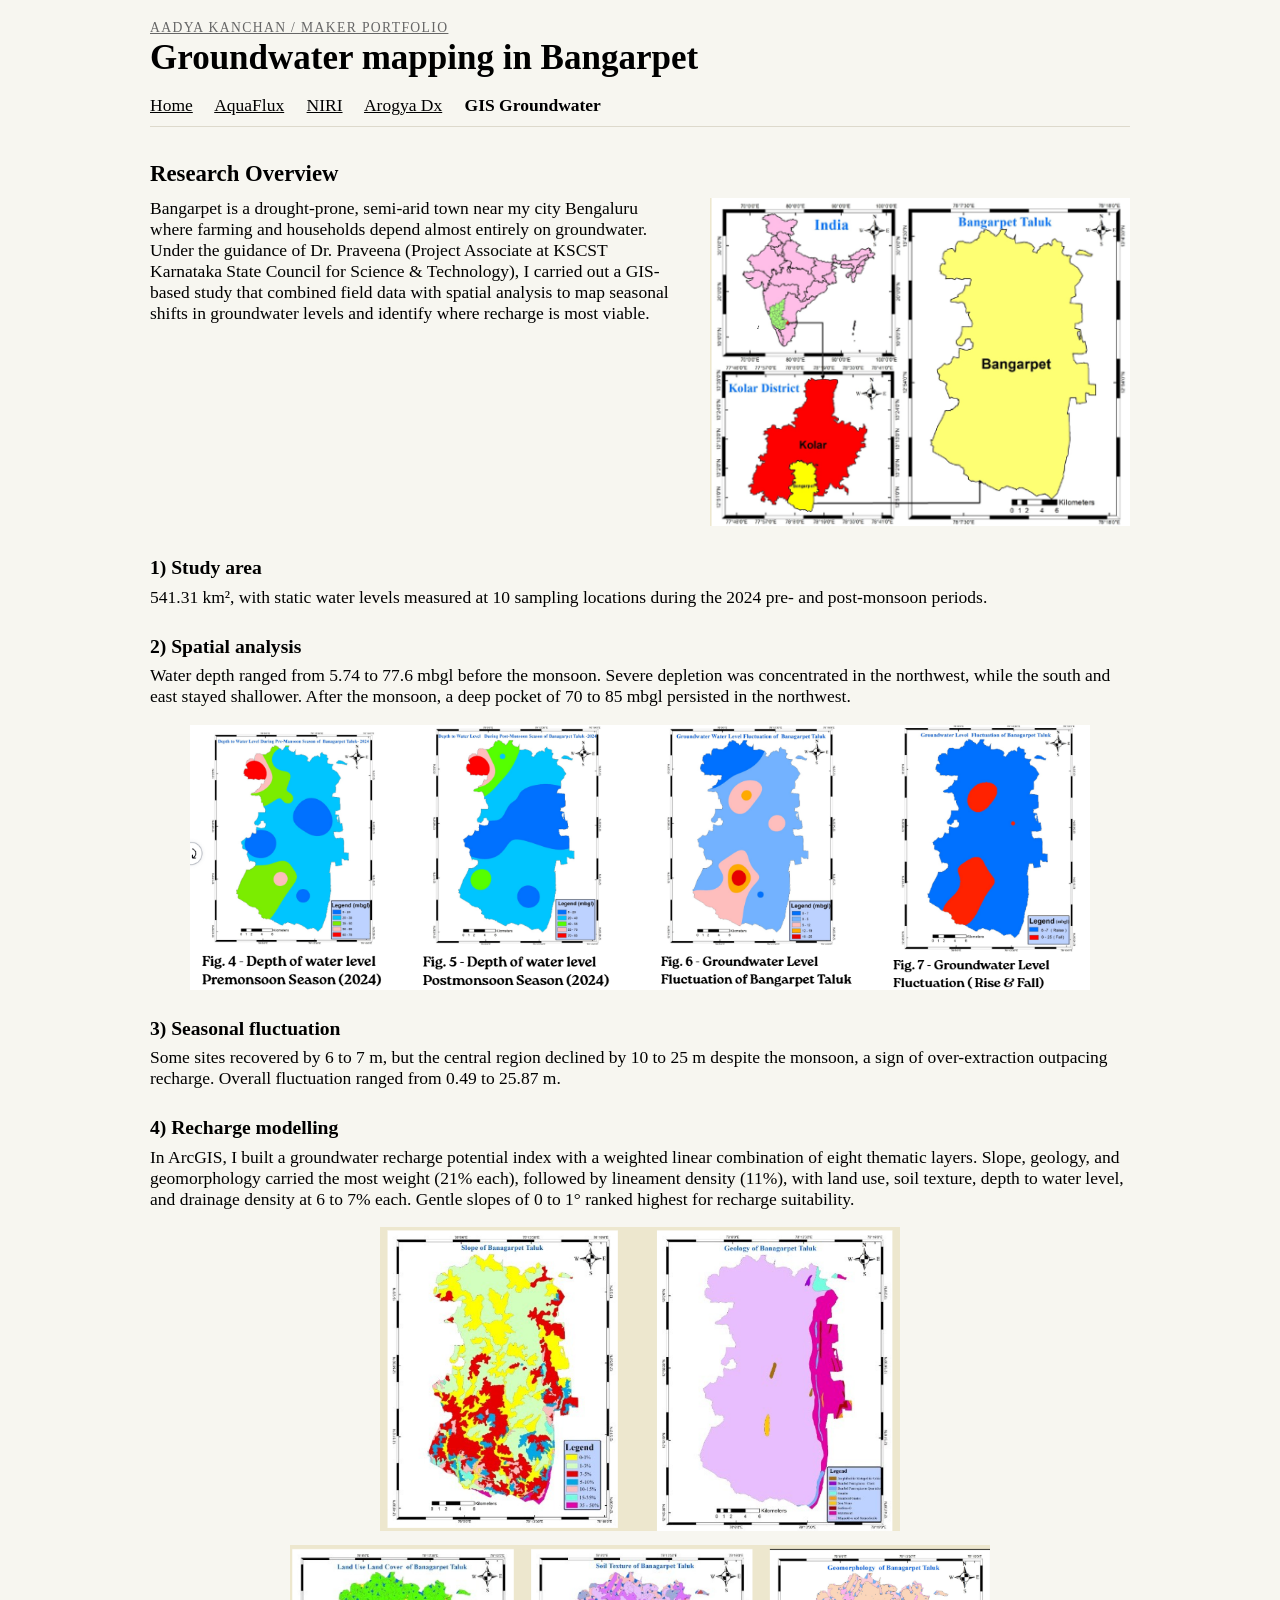
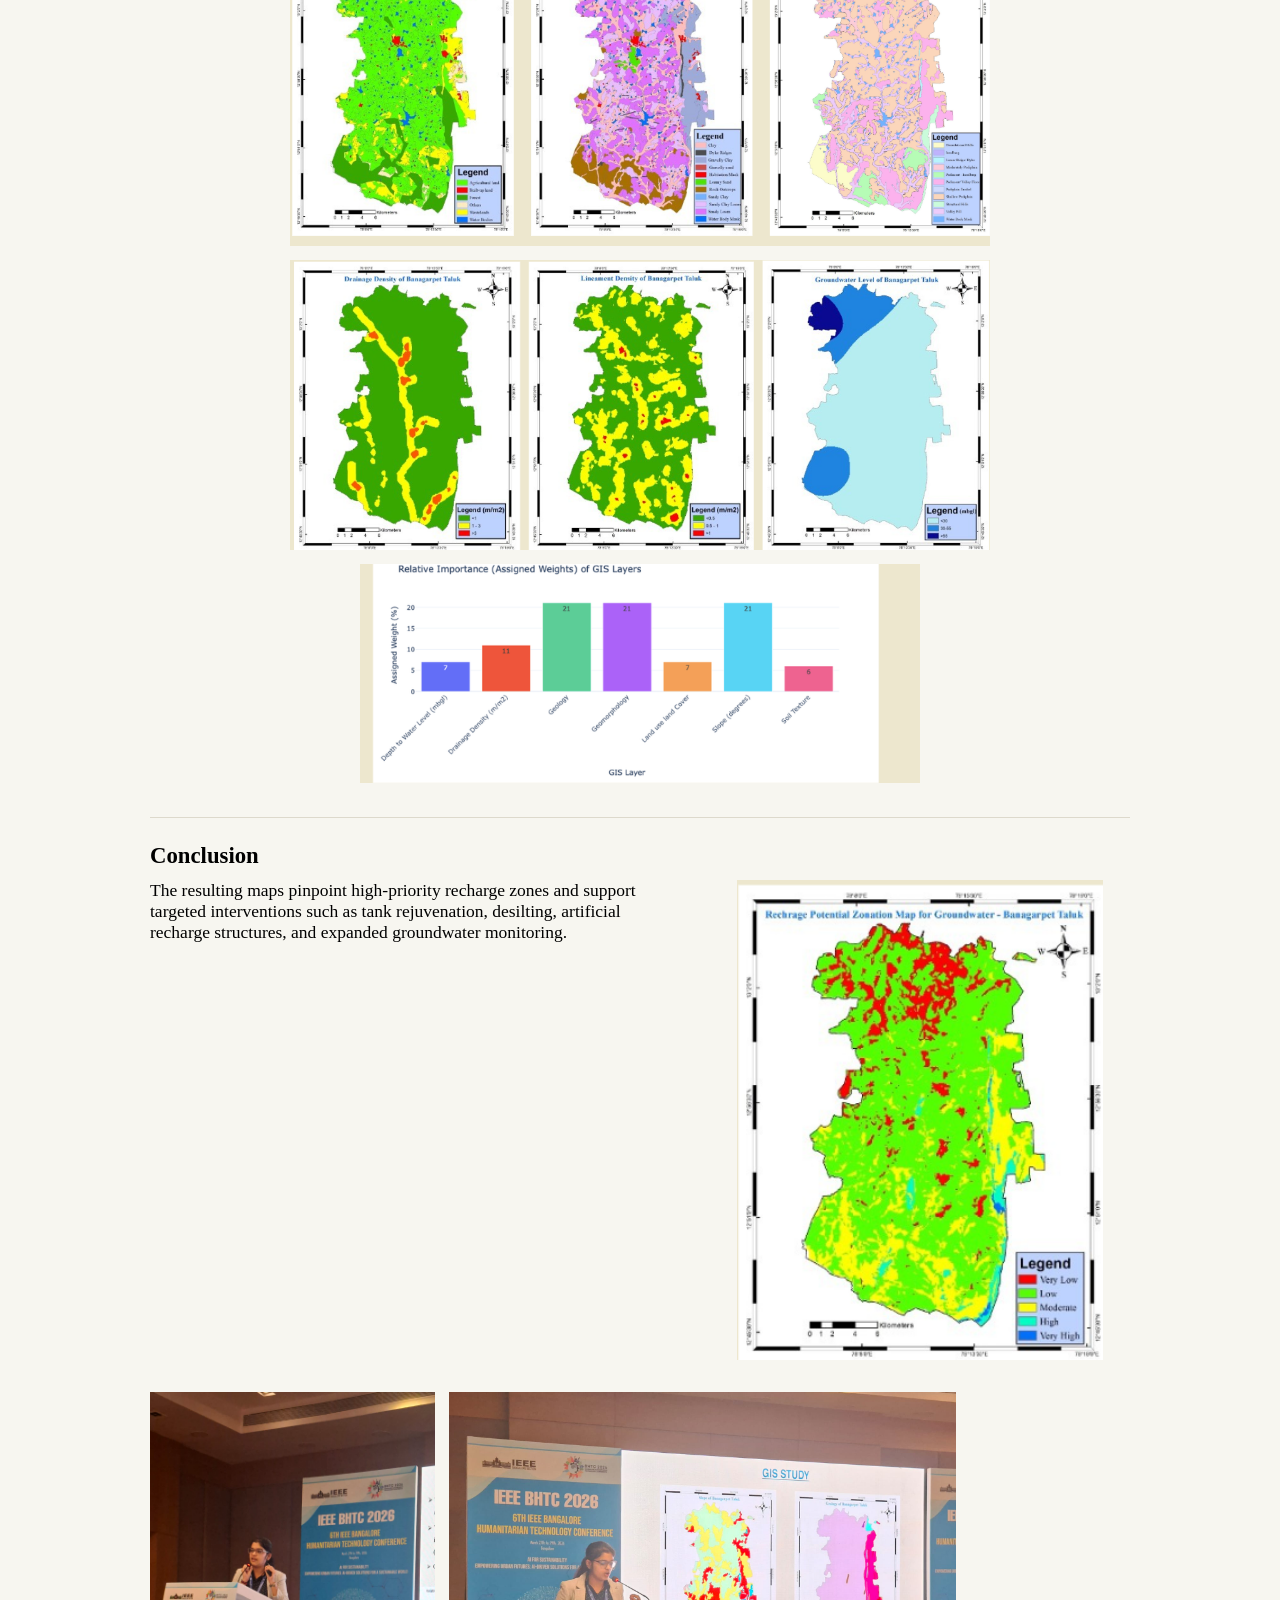
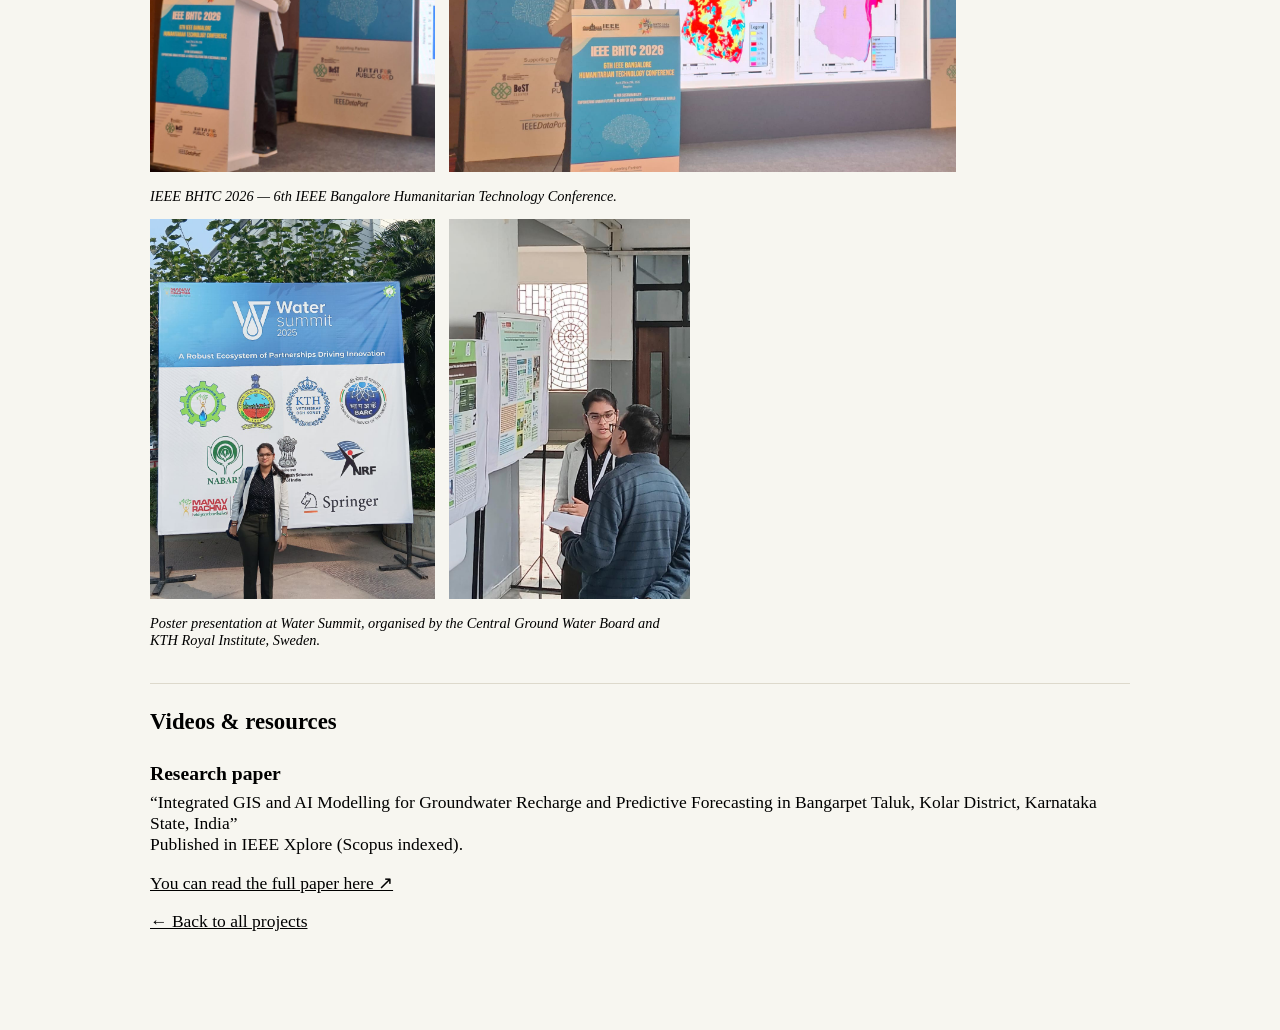
<file: gis.html>
<!DOCTYPE html>
<html lang="en">
<head>
<meta charset="utf-8">
<meta name="robots" content="noindex, nofollow, noarchive, nosnippet, noimageindex">
<meta name="viewport" content="width=device-width, initial-scale=1">
<title>Groundwater mapping, Bangarpet &mdash; Aadya Kanchan</title>
<link rel="stylesheet" href="paper.css?v=20261022i">
</head>
<body>
<div class="content">

<div class="header" id="top">
<p class="eyebrow"><a href="index.html">Aadya Kanchan / Maker Portfolio</a></p>
<h1>Groundwater mapping in Bangarpet</h1>
</div>
<div class="tabs">
<a href="index.html">Home</a>
<a href="aquaflux.html">AquaFlux</a>
<a href="niri.html">NIRI</a>
<a href="arogya.html">Arogya Dx</a>
<a href="gis.html" class="here">GIS Groundwater</a>
</div>

<h2>Research Overview</h2>

<div class="side">
<div class="words">
<p>Bangarpet is a drought-prone, semi-arid town near my city Bengaluru where farming and households depend almost entirely on groundwater. Under the guidance of Dr. Praveena (Project Associate at KSCST Karnataka State Council for Science &amp; Technology), I carried out a GIS-based study that combined field data with spatial analysis to map seasonal shifts in groundwater levels and identify where recharge is most viable.</p>
</div>
<div class="pic">
<a class="frame" href="gis/study-area-map.png"><img src="gis/study-area-map.png" alt="Location maps nesting India, Kolar district and Bangarpet Taluk, with a scale bar"></a>
</div>
</div>

<h3>1) Study area</h3>

<p>541.31 km&sup2;, with static water levels measured at 10 sampling locations during the 2024 pre- and post-monsoon periods.</p>

<h3>2) Spatial analysis</h3>

<p>Water depth ranged from 5.74 to 77.6 mbgl before the monsoon. Severe depletion was concentrated in the northwest, while the south and east stayed shallower. After the monsoon, a deep pocket of 70 to 85 mbgl persisted in the northwest.</p>
<div class="row-full">
<a href="gis/water-level-maps.png" style="display:block;max-width:900px"><img src="gis/water-level-maps.png" alt="Four interpolated maps of Bangarpet Taluk: depth of water level pre-monsoon 2024, depth post-monsoon 2024, groundwater level fluctuation, and fluctuation shown as rise and fall" class="scanbig"></a>
</div>

<h3>3) Seasonal fluctuation</h3>

<p>Some sites recovered by 6 to 7 m, but the central region declined by 10 to 25 m despite the monsoon, a sign of over-extraction outpacing recharge. Overall fluctuation ranged from 0.49 to 25.87 m.</p>

<h3>4) Recharge modelling</h3>

<p>In ArcGIS, I built a groundwater recharge potential index with a weighted linear combination of eight thematic layers. Slope, geology, and geomorphology carried the most weight (21% each), followed by lineament density (11%), with land use, soil texture, depth to water level, and drainage density at 6 to 7% each. Gentle slopes of 0 to 1&deg; ranked highest for recharge suitability.</p>
<div class="row-full">
<a href="gis/layers-geomorphology-geology.png" style="display:block;max-width:520px"><img src="gis/layers-geomorphology-geology.png" alt="Two thematic maps of Bangarpet Taluk: geomorphology and geology" class="scanbig"></a>
</div>
<div class="row-full">
<a href="gis/layers-landuse-soil-depth.png" style="display:block;max-width:700px"><img src="gis/layers-landuse-soil-depth.png" alt="Three thematic maps of Bangarpet Taluk: land use and land cover, soil, and groundwater depth" class="scanbig"></a>
</div>
<div class="row-full">
<a href="gis/layers-slope-drainage-lineament.png" style="display:block;max-width:700px"><img src="gis/layers-slope-drainage-lineament.png" alt="Three thematic maps of Bangarpet Taluk: slope, drainage density and lineament density" class="scanbig"></a>
</div>

<div class="row-full">
<a href="gis/layer-weights.png" style="display:block;max-width:560px"><img src="gis/layer-weights.png" alt="Bar chart of relative importance, assigned weights per GIS layer" class="scanbig"></a>
</div>

<h2>Conclusion</h2>

<div class="side">
<div class="words">
<p>The resulting maps pinpoint high-priority recharge zones and support targeted interventions such as tank rejuvenation, desilting, artificial recharge structures, and expanded groundwater monitoring.</p>
</div>
<div class="pic">
<a class="frame" href="gis/recharge-potential-map.png"><img src="gis/recharge-potential-map.png" alt="Recharge potential zonation map for groundwater in Bangarpet Taluk, shaded from very low to very high"></a>
</div>
</div>
<div class="row row-2" style="max-width:806px">
<div class="cell" style="flex-grow:0.75"><a class="tile" href="gis/ieee-presentation.jpg"><img src="gis/ieee-presentation.jpg" alt="Presenting at a lectern at IEEE BHTC 2026"></a></div>
<div class="cell" style="flex-grow:1.333"><a class="tile" href="gis/ieee-mapping-slide.jpg"><img src="gis/ieee-mapping-slide.jpg" alt="The GIS study slide on screen behind the lectern, showing two of the maps"></a></div>
<p class="caption rowcap">IEEE BHTC 2026 &mdash; 6th IEEE Bangalore Humanitarian Technology Conference.</p>
</div>
<div class="row row-2" style="max-width:540px">
<div class="cell" style="flex-grow:0.75"><a class="tile" href="gis/water-summit.jpg"><img src="gis/water-summit.jpg" alt="Standing in front of a Water Summit 2025 backdrop"></a></div>
<div class="cell" style="flex-grow:0.634"><a class="tile" href="gis/gis-poster.jpg"><img src="gis/gis-poster.jpg" alt="Explaining the poster to a visitor at a poster session"></a></div>
<p class="caption rowcap">Poster presentation at Water Summit, organised by the Central Ground Water Board and KTH Royal Institute, Sweden.</p>
</div>

<h2>Videos &amp; resources</h2>

<h3>Research paper</h3>
<p>&ldquo;Integrated GIS and AI Modelling for Groundwater Recharge and Predictive Forecasting in Bangarpet Taluk, Kolar District, Karnataka State, India&rdquo;<br>
Published in IEEE Xplore (Scopus indexed).</p>
<p><a href="https://budding-innovator.vercel.app/docs/ieee-bhtc-groundwater-gis-ai.pdf" target="_blank" rel="noopener">You can read the full paper here &nearr;</a></p>

<p><a href="index.html">&larr; Back to all projects</a></p>

</div>
</body>
</html>
</file>
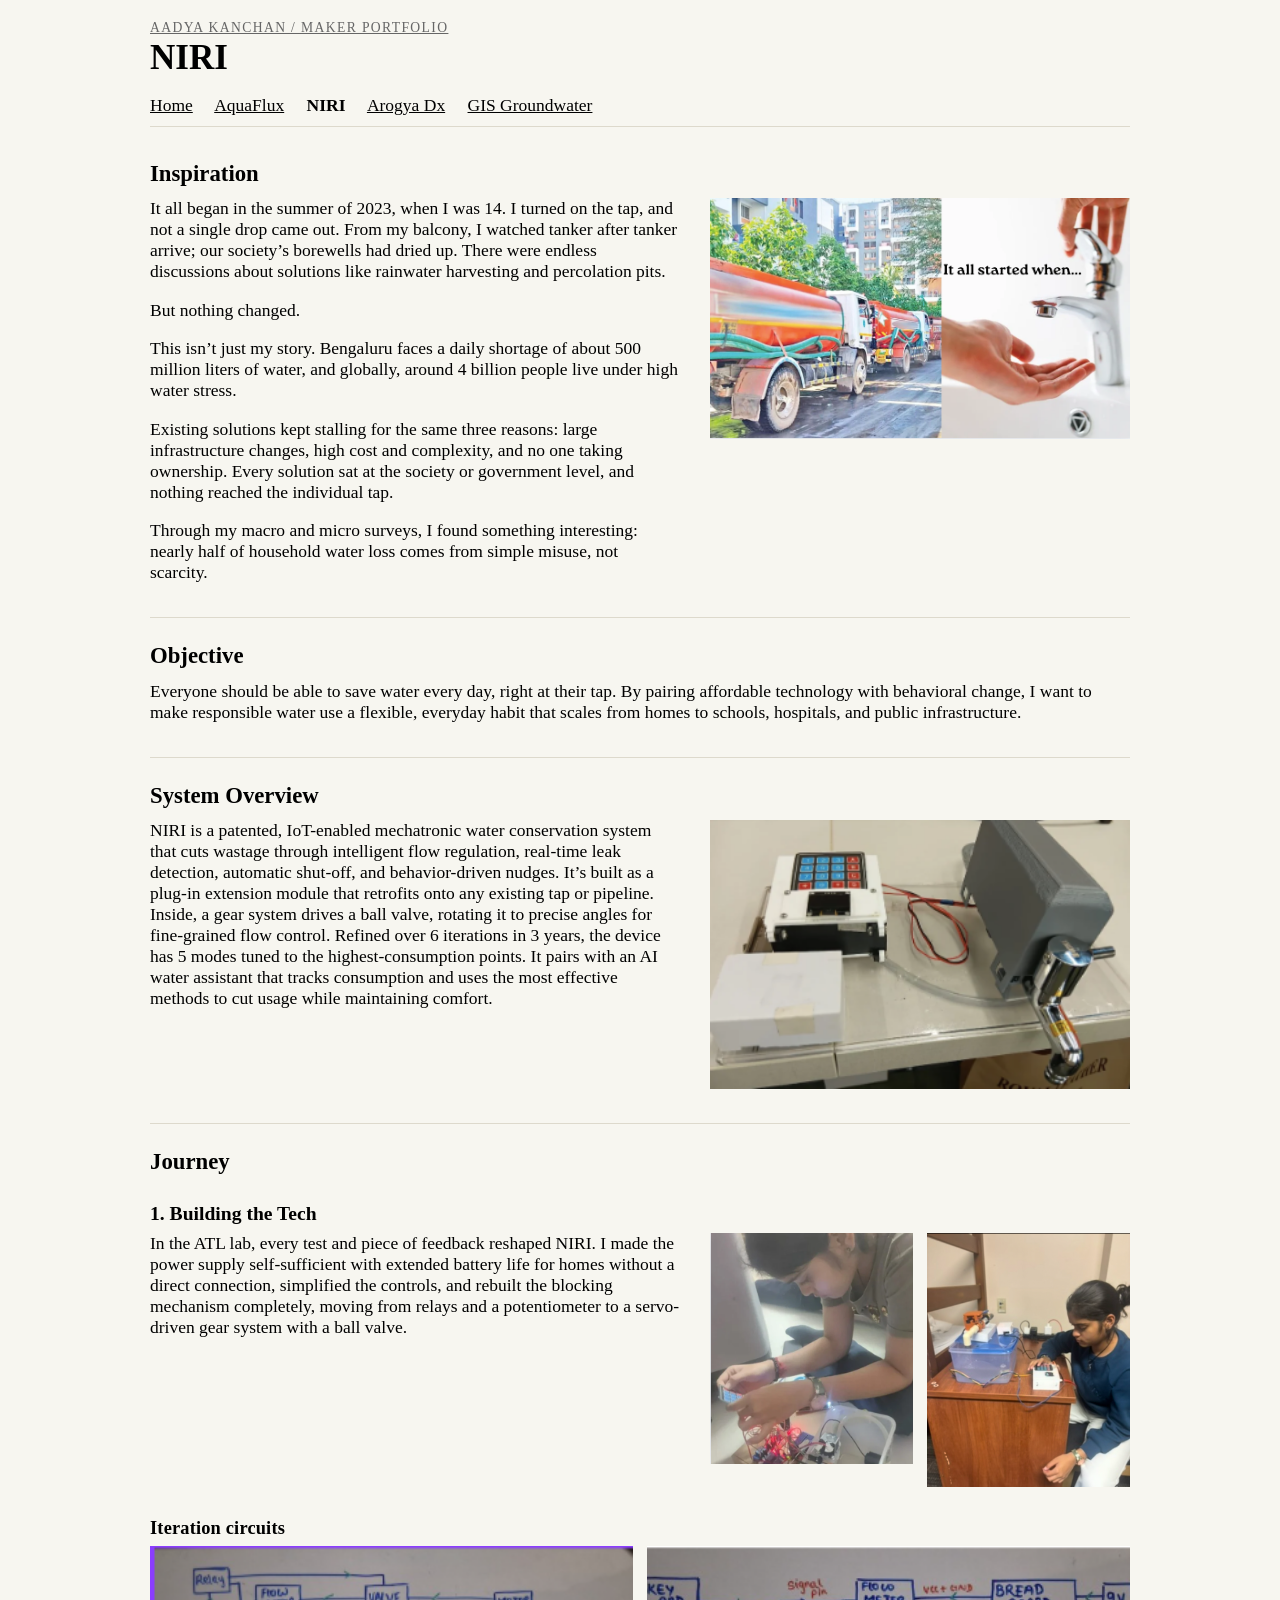
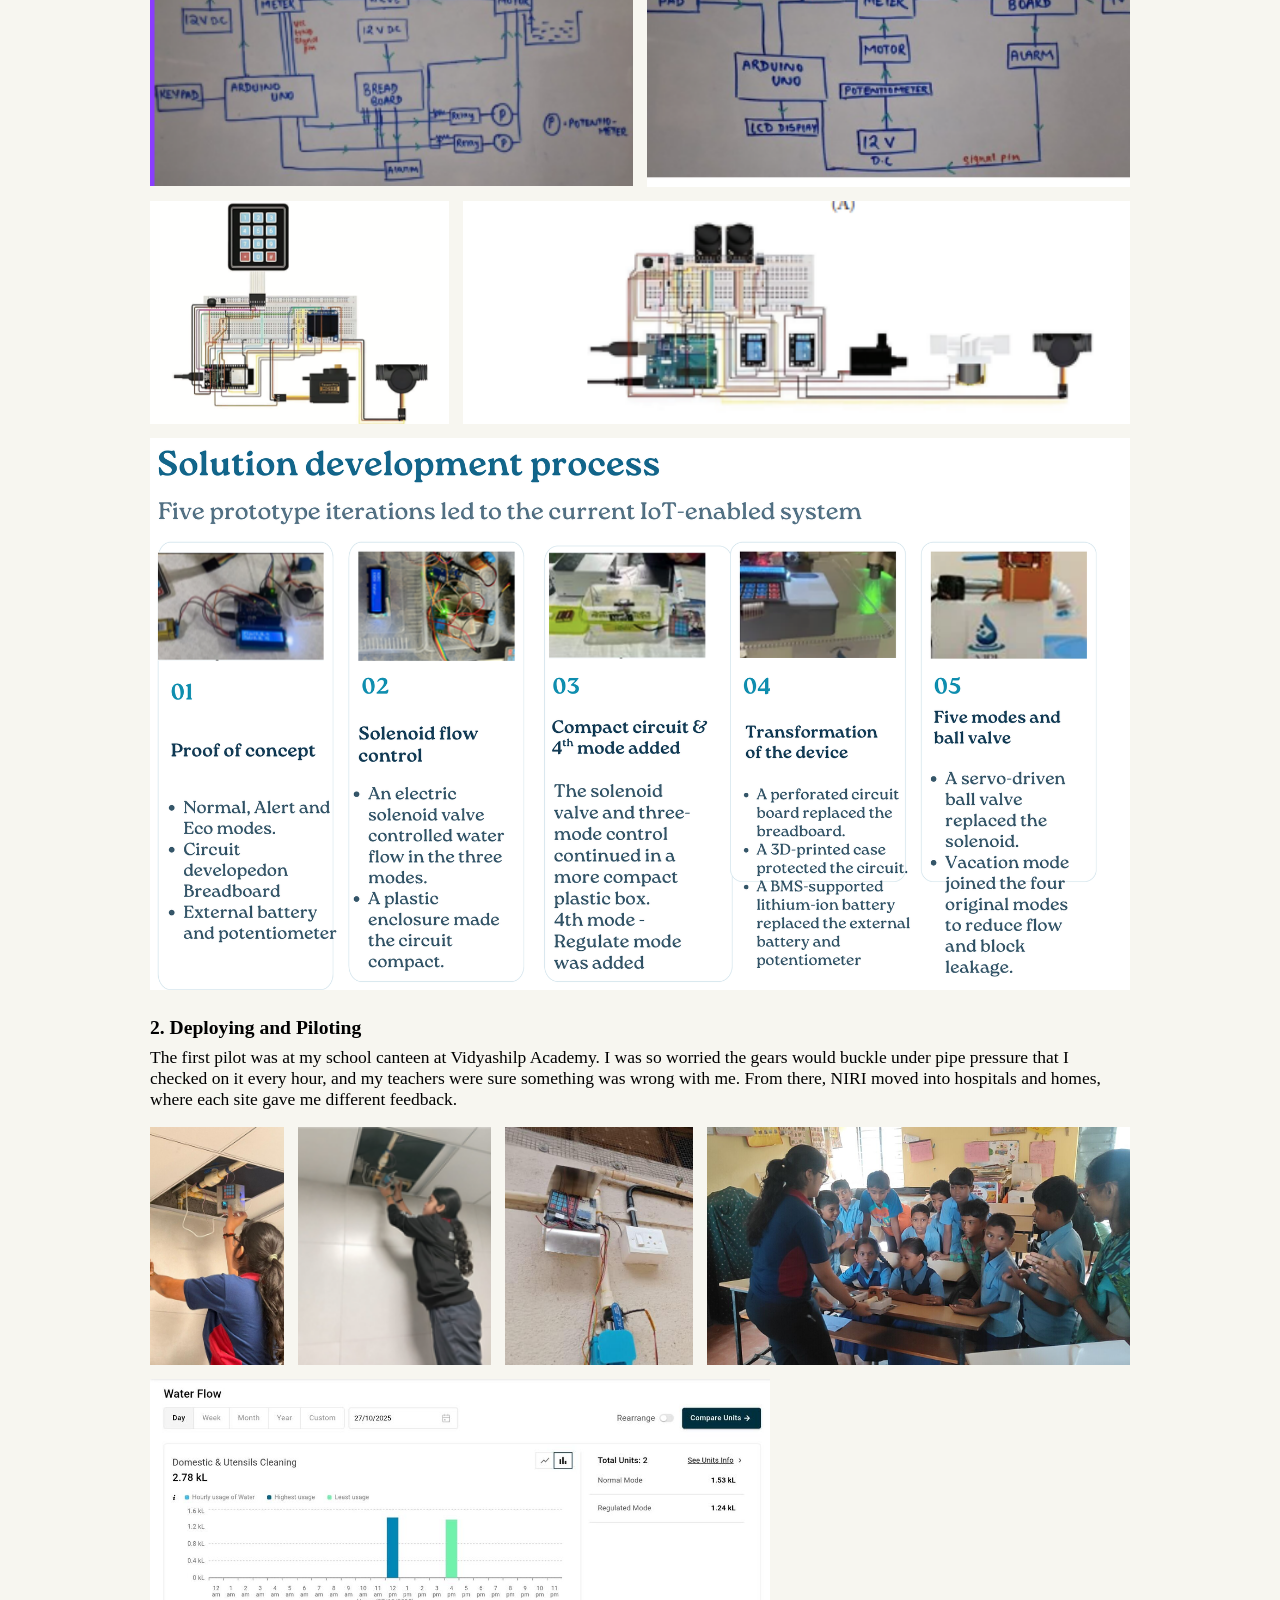
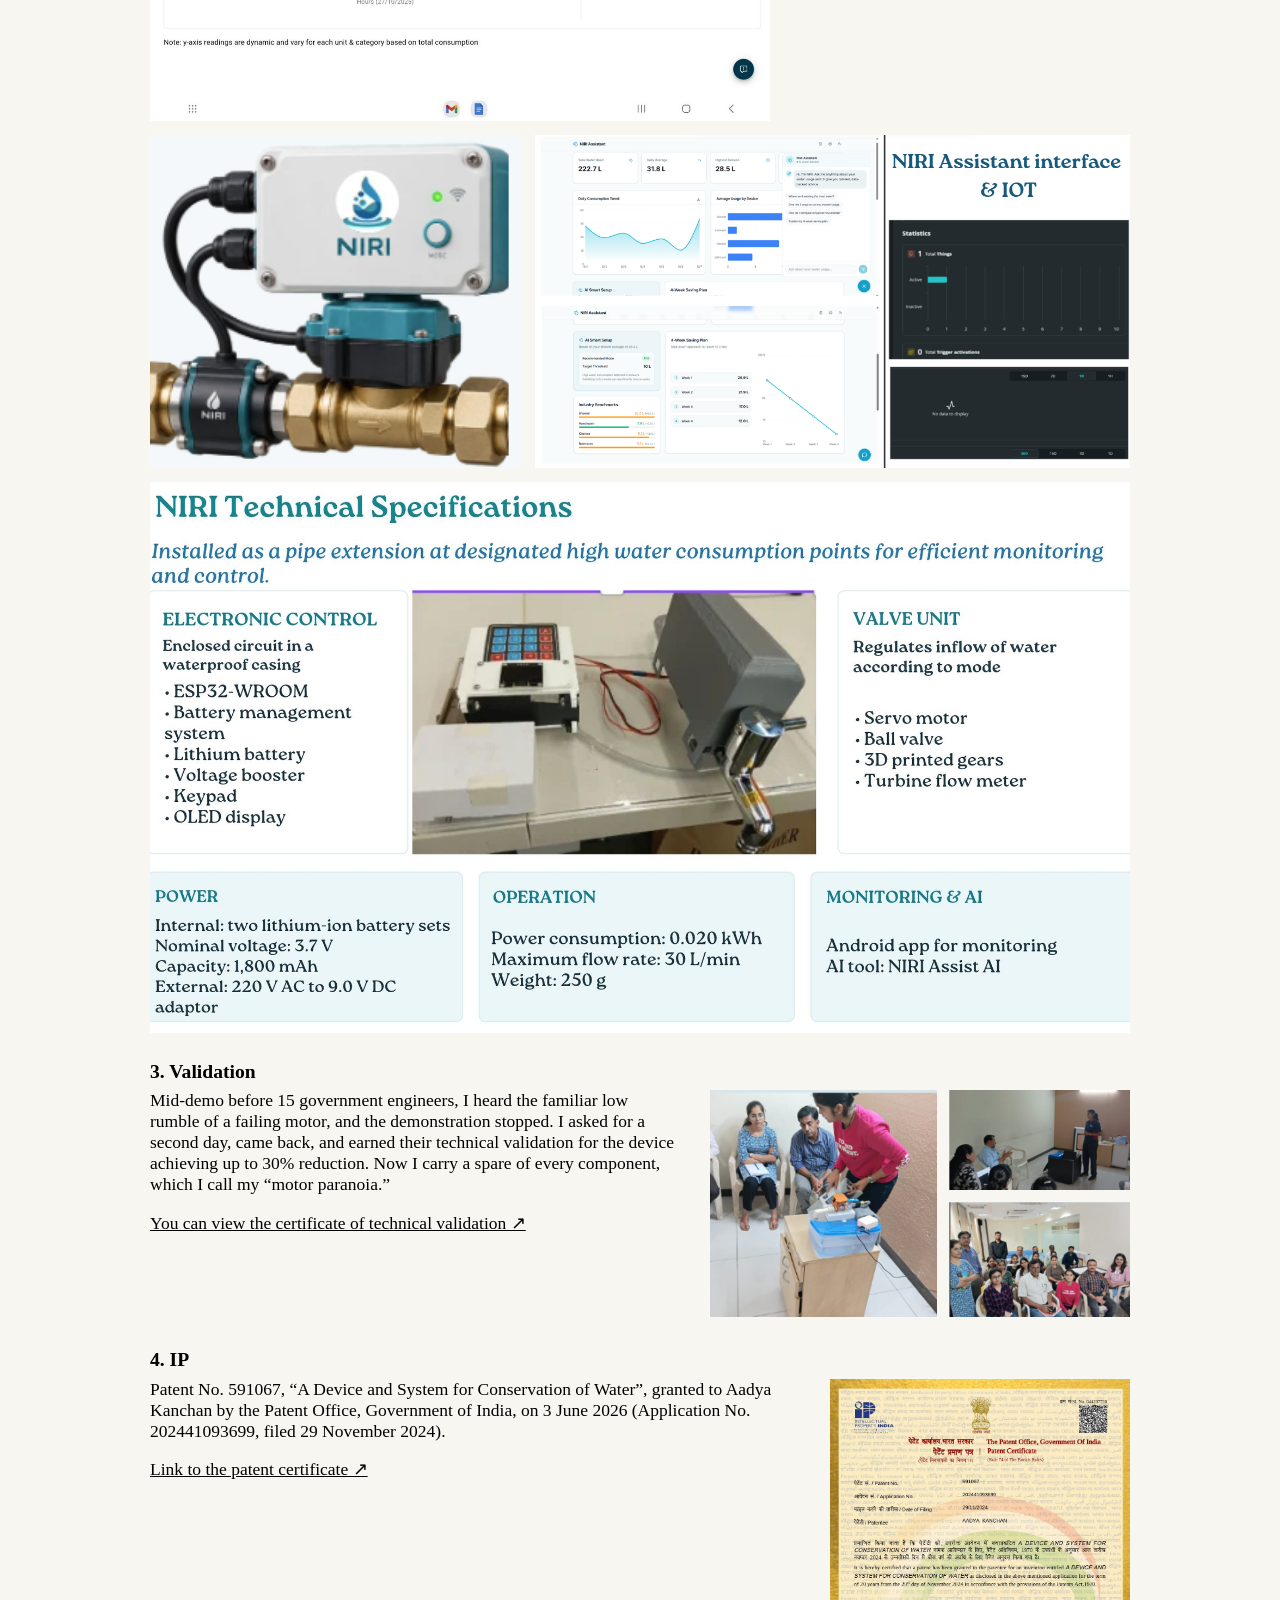
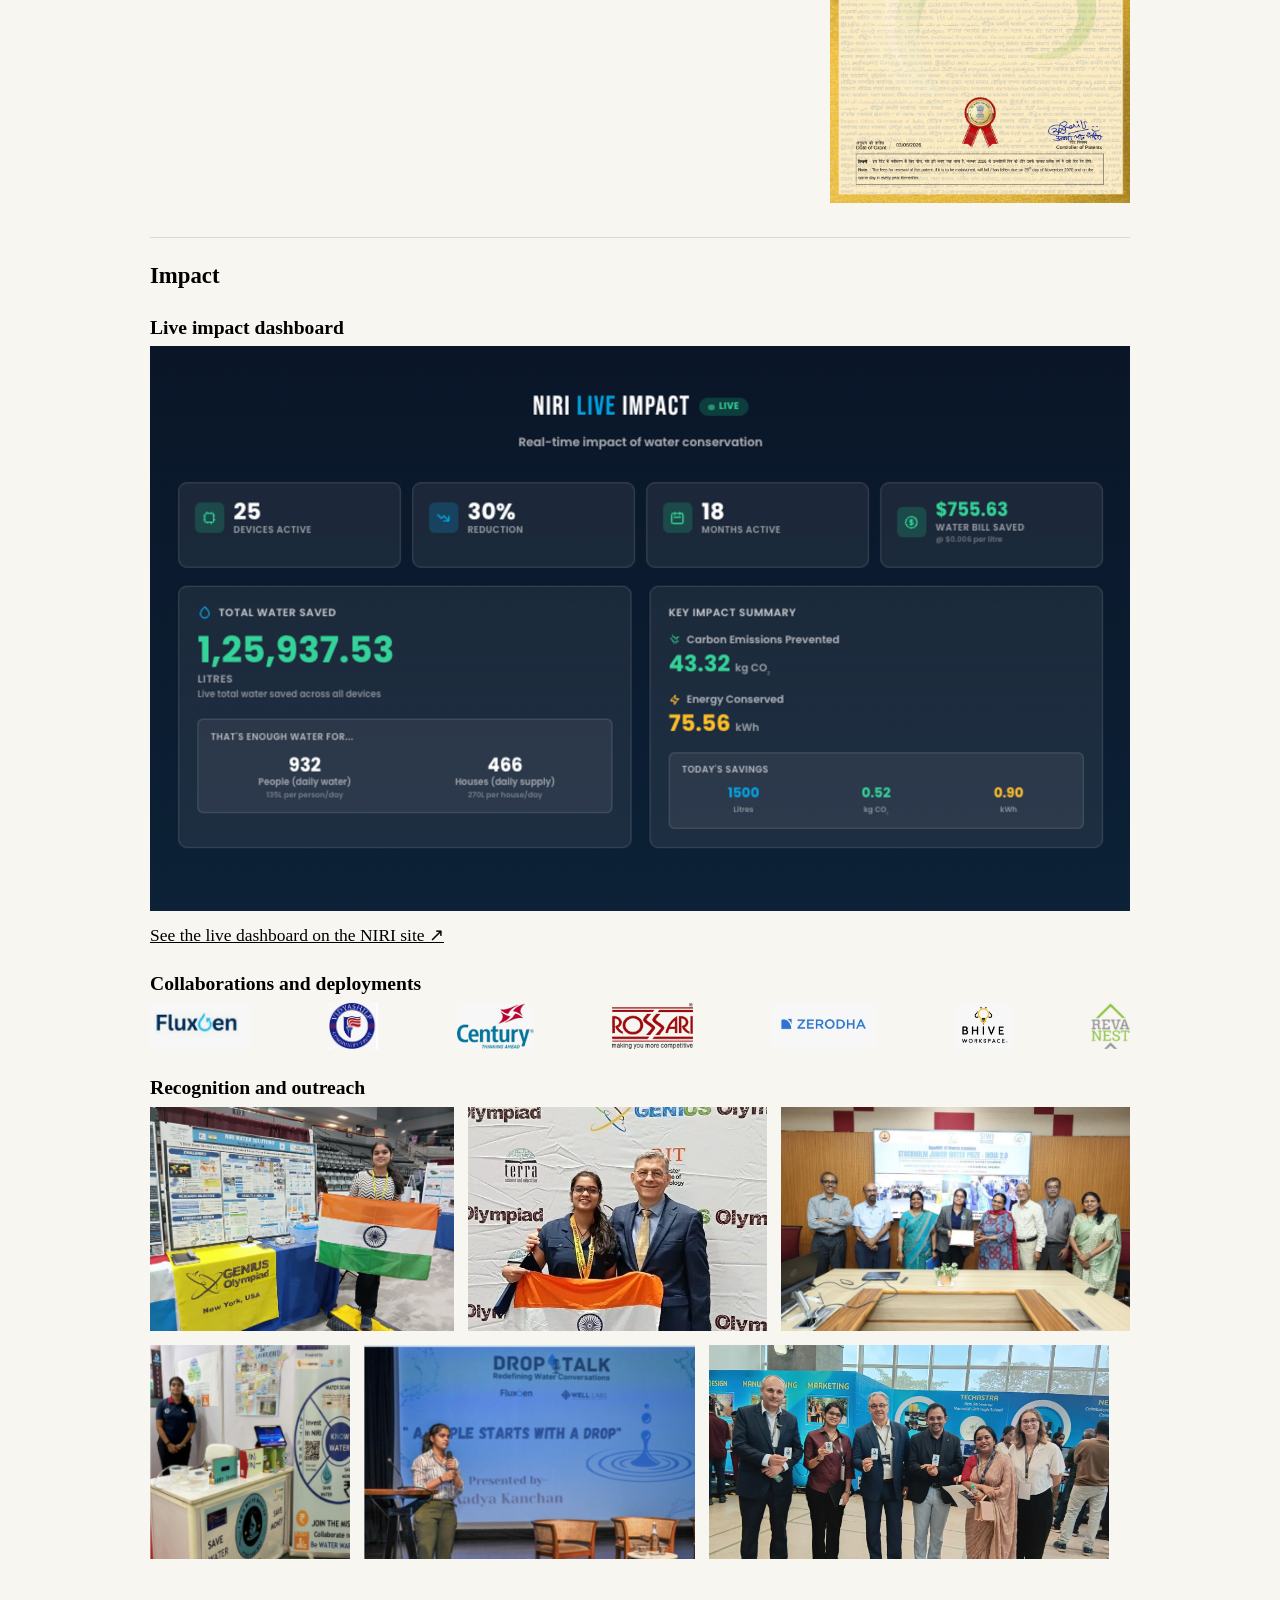
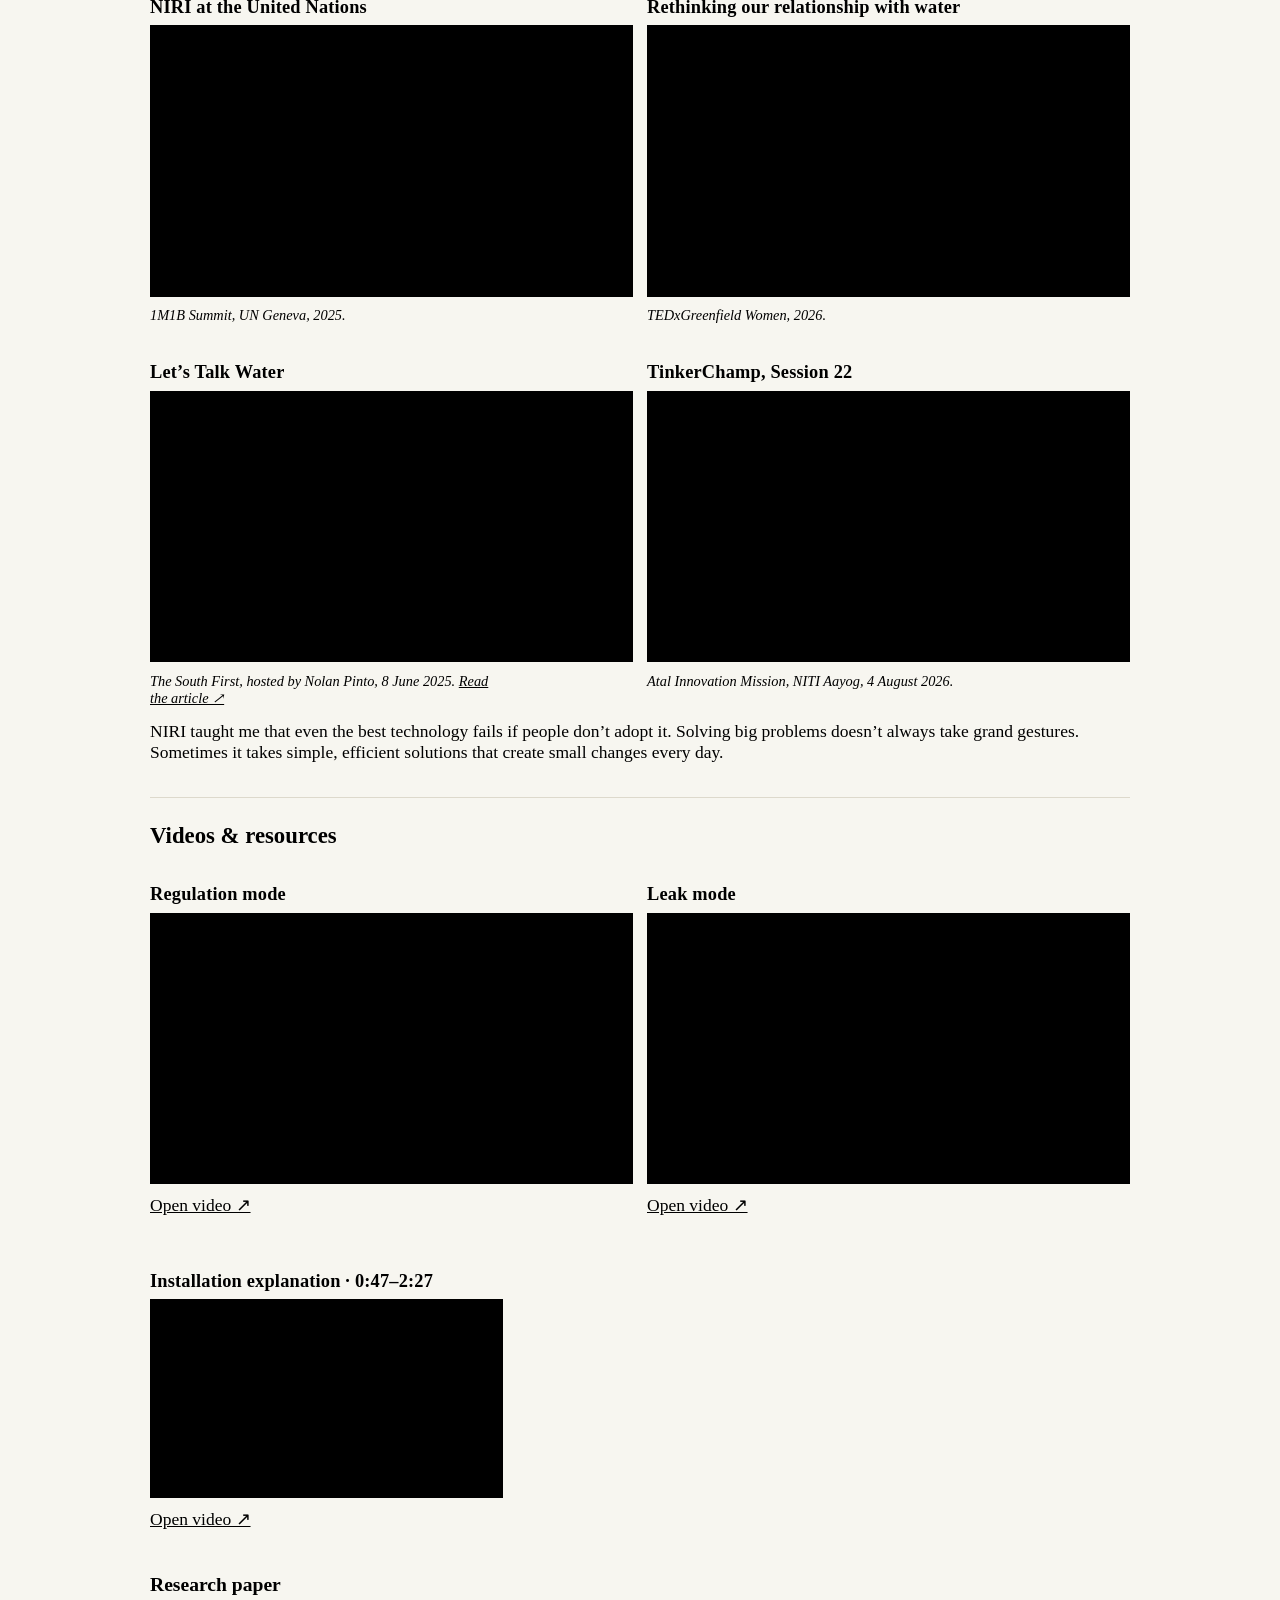
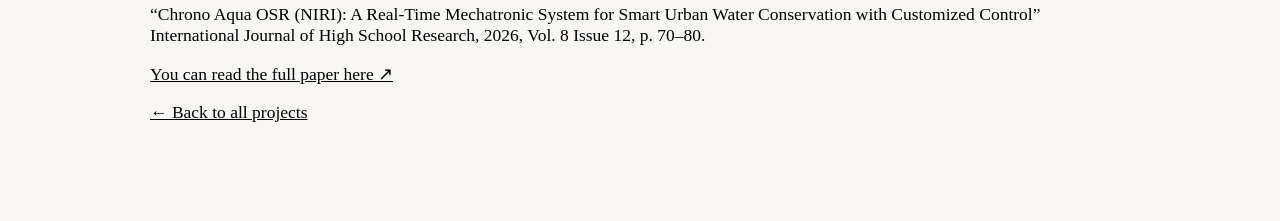
<file: niri.html>
<!DOCTYPE html>
<html lang="en">
<head>
<meta charset="utf-8">
<meta name="robots" content="noindex, nofollow, noarchive, nosnippet, noimageindex">
<meta name="viewport" content="width=device-width, initial-scale=1">
<title>NIRI &mdash; Aadya Kanchan</title>
<link rel="stylesheet" href="paper.css?v=20261022i">
</head>
<body>
<div class="content">

<div class="header" id="top">
<p class="eyebrow"><a href="index.html">Aadya Kanchan / Maker Portfolio</a></p>
<h1>NIRI</h1>
</div>
<div class="tabs">
<a href="index.html">Home</a>
<a href="aquaflux.html">AquaFlux</a>
<a href="niri.html" class="here">NIRI</a>
<a href="arogya.html">Arogya Dx</a>
<a href="gis.html">GIS Groundwater</a>
</div>

<h2>Inspiration</h2>

<div class="side">
<div class="words">
<p>It all began in the summer of 2023, when I was 14. I turned on the tap, and not a single drop came out. From my balcony, I watched tanker after tanker arrive; our society&rsquo;s borewells had dried up. There were endless discussions about solutions like rainwater harvesting and percolation pits.</p>
<p>But nothing changed.</p>
<p>This isn&rsquo;t just my story. Bengaluru faces a daily shortage of about 500 million liters of water, and globally, around 4 billion people live under high water stress.</p>
<p>Existing solutions kept stalling for the same three reasons: large infrastructure changes, high cost and complexity, and no one taking ownership. Every solution sat at the society or government level, and nothing reached the individual tap.</p>
<p>Through my macro and micro surveys, I found something interesting: nearly half of household water loss comes from simple misuse, not scarcity.</p>
</div>
<div class="pic">
<a class="frame photo" href="niri/inspiration-tanker.png"><img src="niri/inspiration-tanker.png" alt="Water tankers lined up in the society, beside an open hand under a tap with nothing coming out, captioned it all started when"></a>
</div>
</div>

<h2>Objective</h2>

<p>Everyone should be able to save water every day, right at their tap. By pairing affordable technology with behavioral change, I want to make responsible water use a flexible, everyday habit that scales from homes to schools, hospitals, and public infrastructure.</p>

<h2>System Overview</h2>

<div class="side">
<div class="words">
<p>NIRI is a patented, IoT-enabled mechatronic water conservation system that cuts wastage through intelligent flow regulation, real-time leak detection, automatic shut-off, and behavior-driven nudges. It&rsquo;s built as a plug-in extension module that retrofits onto any existing tap or pipeline. Inside, a gear system drives a ball valve, rotating it to precise angles for fine-grained flow control. Refined over 6 iterations in 3 years, the device has 5 modes tuned to the highest-consumption points. It pairs with an AI water assistant that tracks consumption and uses the most effective methods to cut usage while maintaining comfort.</p>
</div>
<div class="pic">
<a class="frame photo" href="niri/gear-valve-rig.png"><img src="niri/gear-valve-rig.png" alt="Keypad wired to a motor, 3D-printed gears and a ball valve clamped on a bench"></a>
</div>
</div>

<h2>Journey</h2>

<h3>1. Building the Tech</h3>

<div class="side">
<div class="words">
<p>In the ATL lab, every test and piece of feedback reshaped NIRI. I made the power supply self-sufficient with extended battery life for homes without a direct connection, simplified the controls, and rebuilt the blocking mechanism completely, moving from relays and a potentiometer to a servo-driven gear system with a ball valve.</p>
</div>
<div class="pic stack">
<a class="frame" href="niri/soldering.png"><img src="niri/soldering.png" alt="Soldering components over a tangle of coloured wires on a bench"></a>
<a class="frame" href="niri/bench-test.png"><img src="niri/bench-test.png" alt="Testing the device with tubing running into a plastic tub of water on a desk"></a>
</div>
</div>

<h4>Iteration circuits</h4>

<div class="row row-2">
<div class="cell" style="flex-grow:2.012"><a class="tile" href="niri/block-diagram-trial1.png"><img src="niri/block-diagram-trial1.png" alt="Hand-drawn block diagram linking keypad, Arduino Uno, breadboard, flow meter, valve, motor and 12 V supply"></a></div>
<div class="cell" style="flex-grow:2.012"><a class="tile" href="niri/block-diagram-trial2.png?v=20261022"><img src="niri/block-diagram-trial2.png?v=20261022" alt="Hand-drawn block diagram for trial 2: keypad, Arduino Uno, LCD display, flow meter, motor, potentiometer, breadboard, alarm and a 9 V and 12 V supply"></a></div>
</div>

<div class="row row-3">
<div class="cell" style="flex-grow:1.339"><a class="tile" href="niri/circuit-schematic-a.png"><img src="niri/circuit-schematic-a.png" alt="Circuit schematic: keypad above a breadboard with microcontroller, servo motor and buzzer"></a></div>
<div class="cell" style="flex-grow:2.985"><a class="tile" href="niri/circuit-schematic-c.png"><img src="niri/circuit-schematic-c.png" alt="Circuit schematic with two display modules added alongside the microcontroller and servo"></a></div>
</div>

<div class="row row-2">
<div class="cell" style="flex-grow:1.777"><a class="tile" href="niri/iterations-01-05.png?v=20261022"><img src="niri/iterations-01-05.png?v=20261022" alt="Solution development process: five prototype iterations from proof of concept, through solenoid flow control, a compact circuit with a fourth mode, and the transformed device, to five modes and a ball valve"></a></div>
</div>

<h3>2. Deploying and Piloting</h3>

<p>The first pilot was at my school canteen at Vidyashilp Academy. I was so worried the gears would buckle under pipe pressure that I checked on it every hour, and my teachers were sure something was wrong with me. From there, NIRI moved into hospitals and homes, where each site gave me different feedback.</p>

<div class="row row-4">
<div class="cell" style="flex-grow:0.5625"><a class="tile" href="niri/install-canteen.jpg"><img src="niri/install-canteen.jpg" alt="Reaching up to fit the device onto a pipe running along a ceiling"></a></div>
<div class="cell" style="flex-grow:0.812"><a class="tile" href="niri/install-ceiling.png"><img src="niri/install-ceiling.png" alt="Standing on tiptoe to reach a device mounted high on a ceiling pipe"></a></div>
<div class="cell" style="flex-grow:0.79"><a class="tile" href="niri/hospital-deployment.jpg?v=20261022"><img src="niri/hospital-deployment.jpg?v=20261022" alt="Device and switchboard mounted on a wall, with the valve on the pipe below"></a></div>
<div class="cell" style="flex-grow:1.778"><a class="tile" href="niri/govt-school-session.jpg"><img src="niri/govt-school-session.jpg" alt="Showing the device to a classroom of schoolchildren gathered around a desk at the adopted government school"></a></div>
</div>

<div class="row row-2" style="max-width:620px">
<div class="cell" style="flex-grow:1.813"><a class="tile" href="niri/app-dashboard.jpg"><img src="niri/app-dashboard.jpg" alt="Water flow dashboard showing domestic and utensil cleaning usage in kilolitres, with normal and regulated mode compared"></a></div>
</div>

<div class="row row-2">
<div class="cell" style="flex-grow:1.116"><a class="tile" href="niri/mvp-render.png"><img src="niri/mvp-render.png" alt="Render of a white NIRI unit mounted on a brass ball valve"></a></div>
<div class="cell" style="flex-grow:1.79"><a class="tile" href="niri/assistant-interface.png"><img src="niri/assistant-interface.png" alt="Screens of the NIRI assistant interface showing consumption charts and controls"></a></div>
</div>

<div class="row row-2">
<div class="cell" style="flex-grow:1.777"><a class="tile" href="niri/specs-panel.png?v=20261022"><img src="niri/specs-panel.png?v=20261022" alt="NIRI technical specifications: electronic control, valve unit, power, operation, and monitoring and AI, around a photograph of the unit fitted to a tap"></a></div>
</div>

<h3>3. Validation</h3>

<div class="side">
<div class="words">
<p>Mid-demo before 15 government engineers, I heard the familiar low rumble of a failing motor, and the demonstration stopped. I asked for a second day, came back, and earned their technical validation for the device achieving up to 30% reduction. Now I carry a spare of every component, which I call my &ldquo;motor paranoia.&rdquo;</p>
<p><a href="niri/validation-certificate.jpg" target="_blank" rel="noopener">You can view the certificate of technical validation &nearr;</a></p>
</div>
<div class="pic trio">
<a class="frame tall" href="niri/govt-demo.png"><img src="niri/govt-demo.png" alt="Demonstrating the device on a trolley to seated officials"></a>
<div class="pair">
<a class="frame" href="niri/govt-presenting.png"><img src="niri/govt-presenting.png" alt="Presenting to a seated audience in a government office meeting room"></a>
<a class="frame" href="niri/govt-audience.png"><img src="niri/govt-audience.png" alt="A room of engineers standing and seated for the presentation"></a>
</div>
</div>
</div>

<h3>4. IP</h3>

<div class="side">
<div class="words">
<p>Patent No. 591067, &ldquo;A Device and System for Conservation of Water&rdquo;, granted to Aadya Kanchan by the Patent Office, Government of India, on 3 June 2026 (Application No. 202441093699, filed 29 November 2024).</p>
<p><a href="niri/patent-grant-certificate.pdf">Link to the patent certificate &nearr;</a></p>
</div>
<div class="pic" style="flex-basis:300px">
<a class="frame" href="niri/patent-grant-certificate.pdf"><img src="niri/patent-grant-certificate.jpg" alt="Patent certificate from the Patent Office, Government of India: Patent No. 591067 granted to Aadya Kanchan for a device and system for conservation of water, date of grant 3 June 2026"></a>
</div>
</div>

<h2>Impact</h2>

<h3>Live impact dashboard</h3>

<div class="row row-2">
<div class="cell" style="flex-grow:1.736"><a class="tile" href="https://www.niriwatersolutions.com/"><img src="niri/live-dashboard.png" alt="NIRI live impact dashboard: 25 devices active, 30% reduction, 18 months active, $755.63 saved on water bills, 1,25,937.53 litres of water saved, enough for 932 people or 466 houses a day, 43.32 kg of CO2 prevented and 75.56 kWh conserved"></a></div>
</div>

<p><a href="https://www.niriwatersolutions.com/">See the live dashboard on the NIRI site &nearr;</a></p>

<h3>Collaborations and deployments</h3>

<div class="logos">
<img src="niri/logos/fluxgen.png" alt="Fluxgen Sustainable Technologies">
<img src="niri/logos/vidyashilp-community-trust.png" alt="Vidyashilp Community Trust">
<img src="niri/logos/century-builder.png" alt="Century Builder">
<img src="niri/logos/rossari.png" alt="Rossari Group">
<img src="niri/logos/zerodha.png" alt="Zerodha">
<img src="niri/logos/bhive.png" alt="BHIVE Workspace">
<img src="niri/logos/reva-nest.png" alt="REVA NEST">
</div>

<h3>Recognition and outreach</h3>

<div class="row row-3">
<div class="cell" style="flex-grow:1.351"><a class="tile" href="niri/genius-booth.png"><img src="niri/genius-booth.png" alt="Standing with the Indian flag beside the NIRI project board at the GENIUS Olympiad"></a></div>
<div class="cell" style="flex-grow:1.333"><a class="tile" href="niri/genius-olympiad.jpg"><img src="niri/genius-olympiad.jpg" alt="Standing with the Indian flag in front of a project board at the GENIUS Olympiad"></a></div>
<div class="cell" style="flex-grow:1.552"><a class="tile" href="niri/sjwp.jpg"><img src="niri/sjwp.jpg" alt="Group photograph at the Stockholm Junior Water Prize India event"></a></div>
</div>
<div class="row row-2" style="max-width:959px">
<div class="cell" style="flex-grow:0.934"><a class="tile" href="niri/awareness-booth.png"><img src="niri/awareness-booth.png" alt="NIRI awareness stall with the device on the counter and a know your water display board"></a></div>
<div class="cell" style="flex-grow:1.552"><a class="tile" href="niri/drop-talk.png"><img src="niri/drop-talk.png" alt="Speaking at a lectern at Drop Talk, with a slide reading a ripple starts with a drop"></a></div>
<div class="cell" style="flex-grow:1.87"><a class="tile" href="niri/techvista.png"><img src="niri/techvista.png" alt="Group photograph in front of Techvista banners"></a></div>
</div>


<div class="row row-2">
<div class="cell">
<h4>NIRI at the United Nations</h4>
<iframe class="video" src="https://www.youtube.com/embed/3mRUqa6adkU" title="NIRI at the United Nations: a global call for water action" allow="accelerometer; clipboard-write; encrypted-media; gyroscope; picture-in-picture" allowfullscreen loading="lazy"></iframe>
<p class="caption">1M1B Summit, UN Geneva, 2025.</p>
</div>
<div class="cell">
<h4>Rethinking our relationship with water</h4>
<iframe class="video" src="https://www.youtube.com/embed/1OcR3HDdwIs" title="TEDxGreenfield Women talk: rethinking our relationship with water" allow="accelerometer; clipboard-write; encrypted-media; gyroscope; picture-in-picture" allowfullscreen loading="lazy"></iframe>
<p class="caption">TEDxGreenfield Women, 2026.</p>
</div>
</div>

<div class="row row-2">
<div class="cell">
<h4>Let&rsquo;s Talk Water</h4>
<iframe class="video" src="https://www.youtube.com/embed/lAxv2rvFhdg" title="Let's Talk Water podcast with Aadya Kanchan" allow="accelerometer; clipboard-write; encrypted-media; gyroscope; picture-in-picture" allowfullscreen loading="lazy"></iframe>
<p class="caption">The South First, hosted by Nolan Pinto, 8 June 2025. <a href="https://thesouthfirst.com/karnataka/lets-talk-water-16-year-old-innovator-aadya-kanchan-talks-urgency-action-her-solution/" target="_blank" rel="noopener">Read the article &nearr;</a></p>
</div>
<div class="cell">
<h4>TinkerChamp, Session 22</h4>
<iframe class="video" src="https://www.youtube.com/embed/9wwuzJZGXzQ" title="TinkerChamp Handhold Me session 22 with Aadya Kanchan" allow="accelerometer; clipboard-write; encrypted-media; gyroscope; picture-in-picture" allowfullscreen loading="lazy"></iframe>
<p class="caption">Atal Innovation Mission, NITI Aayog, 4 August 2026.</p>
</div>
</div>

<p>NIRI taught me that even the best technology fails if people don&rsquo;t adopt it. Solving big problems doesn&rsquo;t always take grand gestures. Sometimes it takes simple, efficient solutions that create small changes every day.</p>

<h2>Videos &amp; resources</h2>

<div class="row row-2">
<div class="cell">
<h4>Regulation mode</h4>
<iframe class="video" src="https://drive.google.com/file/d/12nXcTHw3NXIH10kt1pEvJc5K3xOifmCN/preview" title="NIRI &mdash; Regulation mode" allow="autoplay; encrypted-media" allowfullscreen loading="lazy"></iframe>
<p><a href="https://drive.google.com/file/d/12nXcTHw3NXIH10kt1pEvJc5K3xOifmCN/view?usp=sharing">Open video &nearr;</a></p>
</div>
<div class="cell">
<h4>Leak mode</h4>
<iframe class="video" src="https://drive.google.com/file/d/10tM4W-7tbiTH2-dLqw3DUZJLAqO3DTzz/preview" title="NIRI &mdash; Leak mode" allow="autoplay; encrypted-media" allowfullscreen loading="lazy"></iframe>
<p><a href="https://drive.google.com/file/d/10tM4W-7tbiTH2-dLqw3DUZJLAqO3DTzz/view?usp=sharing">Open video &nearr;</a></p>
</div>
</div>

<div class="row row-2" style="max-width:353px">
<div class="cell">
<h4>Installation explanation &middot; 0:47&ndash;2:27</h4>
<iframe class="video" src="https://drive.google.com/file/d/1hLYgoSemC35hELKsL-rCfxYbWH9mLlV1/preview" title="NIRI &mdash; Installation explanation" allow="autoplay; encrypted-media" allowfullscreen loading="lazy"></iframe>
<p><a href="https://drive.google.com/file/d/1hLYgoSemC35hELKsL-rCfxYbWH9mLlV1/view?usp=sharing">Open video &nearr;</a></p>
</div>
</div>

<h3>Research paper</h3>
<p>&ldquo;Chrono Aqua OSR (NIRI): A Real-Time Mechatronic System for Smart Urban Water Conservation with Customized Control&rdquo;<br>
International Journal of High School Research, 2026, Vol. 8 Issue 12, p. 70&ndash;80.</p>
<p><a href="https://doi.org/10.36838/IJHSR812.70" target="_blank" rel="noopener">You can read the full paper here &nearr;</a></p>
<p><a href="index.html">&larr; Back to all projects</a></p>

</div>

</body>
</html>
</file>
<file: paper.css>
/* A plain student page. Default serif, black text, paper background. */

html { background: #f7f6f0; }

body {
  margin: 0;
  padding: 20px 5vw 80px;
  background: #f7f6f0;
  color: #000;
  font-family: serif;
  font-size: 17.5px;
  line-height: normal;
}

.content { max-width: 980px; margin: 0 auto; }

.header { margin-bottom: 0.6em; }
.eyebrow { margin: 0 0 0.15em; font-size: 0.78em; letter-spacing: 0.1em; text-transform: uppercase; color: #666; }
.eyebrow a { color: #666; }
.header h1 { flex: 1; margin: 0; font-size: 2em; }

a, a:visited { color: #000; }
a:hover { text-decoration: none; }

/* Tabs across the top, so every project is one click away. */
.tabs { margin: 0 0 1.8em; padding: 6px 0 10px; border-bottom: 1px solid #ddd9cc; }
.tabs a { margin-right: 18px; white-space: nowrap; }
.tabs a.here { text-decoration: none; font-weight: bold; }

h2 { margin: 1.5em 0 0.5em; padding-top: 1.1em; border-top: 1px solid #ddd9cc; font-size: 1.3em; }
.tabs + h2, .intro + h2 { border-top: 0; padding-top: 0; }
h3 { margin: 1.4em 0 0.4em; font-size: 1.12em; }
h4 { margin: 1.3em 0 0.4em; font-size: 1.05em; font-style: normal; font-weight: bold; letter-spacing: 0.01em; }
p { margin: 0 0 1em; }
ul { margin: 0 0 1em; padding-left: 1.4em; }
li { margin-bottom: 0.3em; }

/* Each government engagement shows its own photograph beside it. */
.gov { max-width: 800px; margin: 0 0 1.2em; }
.govrow { display: flex; gap: 18px; align-items: flex-start; margin: 0 0 16px; }
.govpic { flex: 0 0 180px; display: block; }
.govpic img { display: block; width: 100%; height: 150px; object-fit: cover; }
.govtext { flex: 1 1 0; min-width: 0; }

/* Two pictures side by side inside a picture column, sized so they sit level. */
.pairx { display: flex; gap: 12px; align-items: flex-start; }
.pairx .s { flex: 1 1 0; min-width: 0; display: block; }
.pairx .frame { width: 100%; }

/* One upright picture beside two wide ones stacked, both columns ending level. */
.side .pic.trio { display: flex; flex-direction: row; gap: 12px; align-items: flex-start; }
.pic.trio .tall { flex: 0 0 227px; }
.pic.trio .pair { flex: 1 1 0; min-width: 0; display: flex; flex-direction: column; gap: 12px; }

/* Collaborators shown as logos, the way the NIRI site does it. */
.logos { display: flex; flex-wrap: wrap; align-items: center; justify-content: space-between; gap: 26px 34px; margin: 0 0 1.4em; }
.logos img { display: block; height: 46px; width: auto; max-width: 150px; object-fit: contain; }
/* press logos sit smaller and in more rows than the collaborator strip */
.logos.press { justify-content: flex-start; gap: 20px 28px; }
.logos.press img { height: 34px; max-width: 130px; object-fit: contain; object-position: left center; }

/* The three panels from the mathematical-analysis slide, rebuilt as text. */
.boxes { display: flex; gap: 22px; align-items: stretch; margin: 0 0 1.2em; }
.box { flex: 1 1 0; min-width: 0; background: #fff; border: 1px solid #ddd9cc; padding: 14px 18px 16px; }
.box h5 { margin: 0 0 0.5em; font-size: 0.95em; text-align: center; }
.box ul { margin: 0; padding-left: 1.2em; }
.box li { margin-bottom: 0.35em; }
.box p { margin: 0 0 0.5em; }
.box p:last-child { margin-bottom: 0; }
.eq { font-style: italic; }
.rad { border-top: 1px solid #000; padding: 0 2px; }
.features { margin: 0 0 1em; padding-left: 1.4em; }
.features li { margin-bottom: 0.5em; }

/* Pictures sit in rows of equal boxes, two to a row, or three to close an
   odd group, so no picture is ever left alone and every row lines up.
   Each picture shows whole inside its box. */
.row { display: flex; flex-wrap: wrap; gap: 14px; margin: 0 0 14px; align-items: flex-start; }
.row .cell { flex: 1 1 0; min-width: 0; }
.row .cell .tile { width: 100%; }
.row .tile { flex: 1 1 0; min-width: 0; display: block; }
.row-1 .tile { flex: 0 1 50%; margin: 0 auto; }
.tile img, .tile video { display: block; width: 100%; height: auto; }
/* a clip sizes from its own frame, never from a poster of another shape */
.tile video { background: #000; }
/* Every picture in a row is given a share of the width in proportion to its own
   shape, so the whole row comes out one height with nothing cropped away. */
/* A row of mixed-shape photographs that should read as one set: equal cells,
   each picture filling its cell. */
.row.square { max-width: none; }
.row.square .cell { flex: 1 1 0; min-width: 0; }
.row.square .tile img { width: 100%; height: 300px; object-fit: cover; }

/* Lab records: three to a row, every note in an identical white cell, so they all
   read at one size. Nothing is cropped - a note just sits inside its cell. */
.row.notes { max-width: 800px; }
.row.notes .cell { flex: 1 1 0; min-width: 0; height: 340px; background: #fff; border: 1px solid #ddd9cc; }
.row.notes .tile { display: block; width: 100%; height: 100%; }
.row.notes img { width: 100%; height: 100%; object-fit: contain; }

/* Wide scans, such as map sheets and lab-record spreads, get the full width. */
.row-full { margin: 0 0 14px; }
.row-full > a { margin: 0 auto; }

/* A picture is just the picture: no box, no border, no white margin around it,
   so it reads as pasted onto the page rather than screenshotted. */
.frame { display: block; width: 300px; }
.caption { max-width: 340px; }

img.scanbig { display: block; width: 100%; height: auto; margin: 0; }


/* Home page: the picture sits beside its text and stretches to exactly the
   height of that text, so the two columns always finish on the same line. */
.side { display: flex; align-items: flex-start; gap: 30px; margin: 0 0 1.8em; }
.side .words { flex: 1 1 auto; min-width: 0; }
.side .words p:last-child { margin-bottom: 0; }
.side .pic { flex: 0 0 420px; display: flex; flex-direction: column; }
/* flex-basis 0 so the picture takes the height the text gives it,
   rather than the row growing to the picture's own height. */
.side .frame { width: 100%; height: auto; flex: 0 0 auto; }
.side .pic { overflow: hidden; }
.side .caption { width: 100%; max-width: none; margin-top: 6px; }
/* Several pictures beside one block of text: a 2x2 grid in a wider column,
   so the pictures finish close to where the text does. */
.side .pic.stack { flex-basis: 420px; overflow: visible; display: grid; grid-template-columns: 1fr 1fr; gap: 12px 14px; align-content: start; }
.side .pic.stack .frame { flex: none; }
.frame img, .frame video { display: block; width: 100%; height: auto; }
/* a tall picture keeps the column width but not the column height */
.side .frame img, .side .frame video { width: 100%; height: auto; max-height: 480px; object-fit: contain; margin: 0 auto; }

.caption { margin: 6px 0 0; font-size: 0.82em; font-style: italic; }
/* a caption belonging to a whole row sits under it, full width */
.rowcap { flex: 0 0 100%; max-width: none; margin-top: 2px; }

/* Home page: one card per project &mdash; picture on the left, text on the right,
   separated by a rule. */
.card { border-top: 1px solid #ddd9cc; padding: 1.6em 0 0.6em; }
/* the tab bar already draws a rule, so the first card does not repeat it */
.tabs + .card { border-top: 0; padding-top: 0.6em; }
.card-row { display: flex; align-items: flex-start; gap: 30px; }
.card-pic { flex: 0 0 360px; display: block; height: 230px; overflow: hidden; }
/* all four fill the same box, so the pictures themselves match, not just their frames */
.card-pic img { display: block; width: 100%; height: 100%; object-fit: cover; }
.card-text { flex: 1 1 auto; min-width: 0; }
.card-text p:last-child { margin-bottom: 0; }
.label { margin: 0 0 0.3em; font-size: 0.78em; letter-spacing: 0.1em; text-transform: uppercase; color: #666; }
.card h2 { margin: 0 0 0.5em; font-size: 1.18em; }

/* Videos: YouTube Shorts are portrait, so they get a narrow upright frame. */
.video { display: block; width: 100%; max-width: 560px; aspect-ratio: 16 / 9; border: 0; background: #000; margin: 0 0 0.6em; }
.paper { display: block; width: 100%; max-width: 700px; height: 460px; border: 1px solid #ddd9cc; background: #fff; margin: 0 0 0.6em; }
/* the clip is portrait, but a landscape frame uses the row width instead of
   leaving a tall gap beside the text */
.short { display: block; width: 100%; aspect-ratio: 16 / 9; border: 0; background: #000; margin: 0 0 0.8em; }

@media (max-width: 760px) {
  body { padding: 16px 22px 48px; }
  .header { display: block; }
  .header h1 { font-size: 1.6em; margin-bottom: 0.2em; }
  .tabs a { display: inline-block; margin: 0 14px 6px 0; }
  .row { flex-direction: column; }
  .row .tile, .row-1 .tile { flex: none; }
  .side { display: block; }
  .side .pic { margin-top: 10px; }
  .side .pic.stack { grid-template-columns: 1fr; }
  .side .pic.trio { display: block; }
  .pic.trio .tall { margin-bottom: 12px; }
  /* A phone is narrower than the fixed frame, so let it shrink to fit. */
  .frame, .caption { width: 100%; max-width: 100%; }
  .frame, .side .frame { flex: none; }
  .govrow { display: block; }
  .govpic { width: 100%; margin-bottom: 8px; }
  .govpic img { height: auto; }
  .boxes { display: block; }
  .box { margin-bottom: 14px; }
  .card-row { display: block; }
  .card-pic { width: 100%; height: auto; margin-bottom: 0.8em; }
}
</file>
